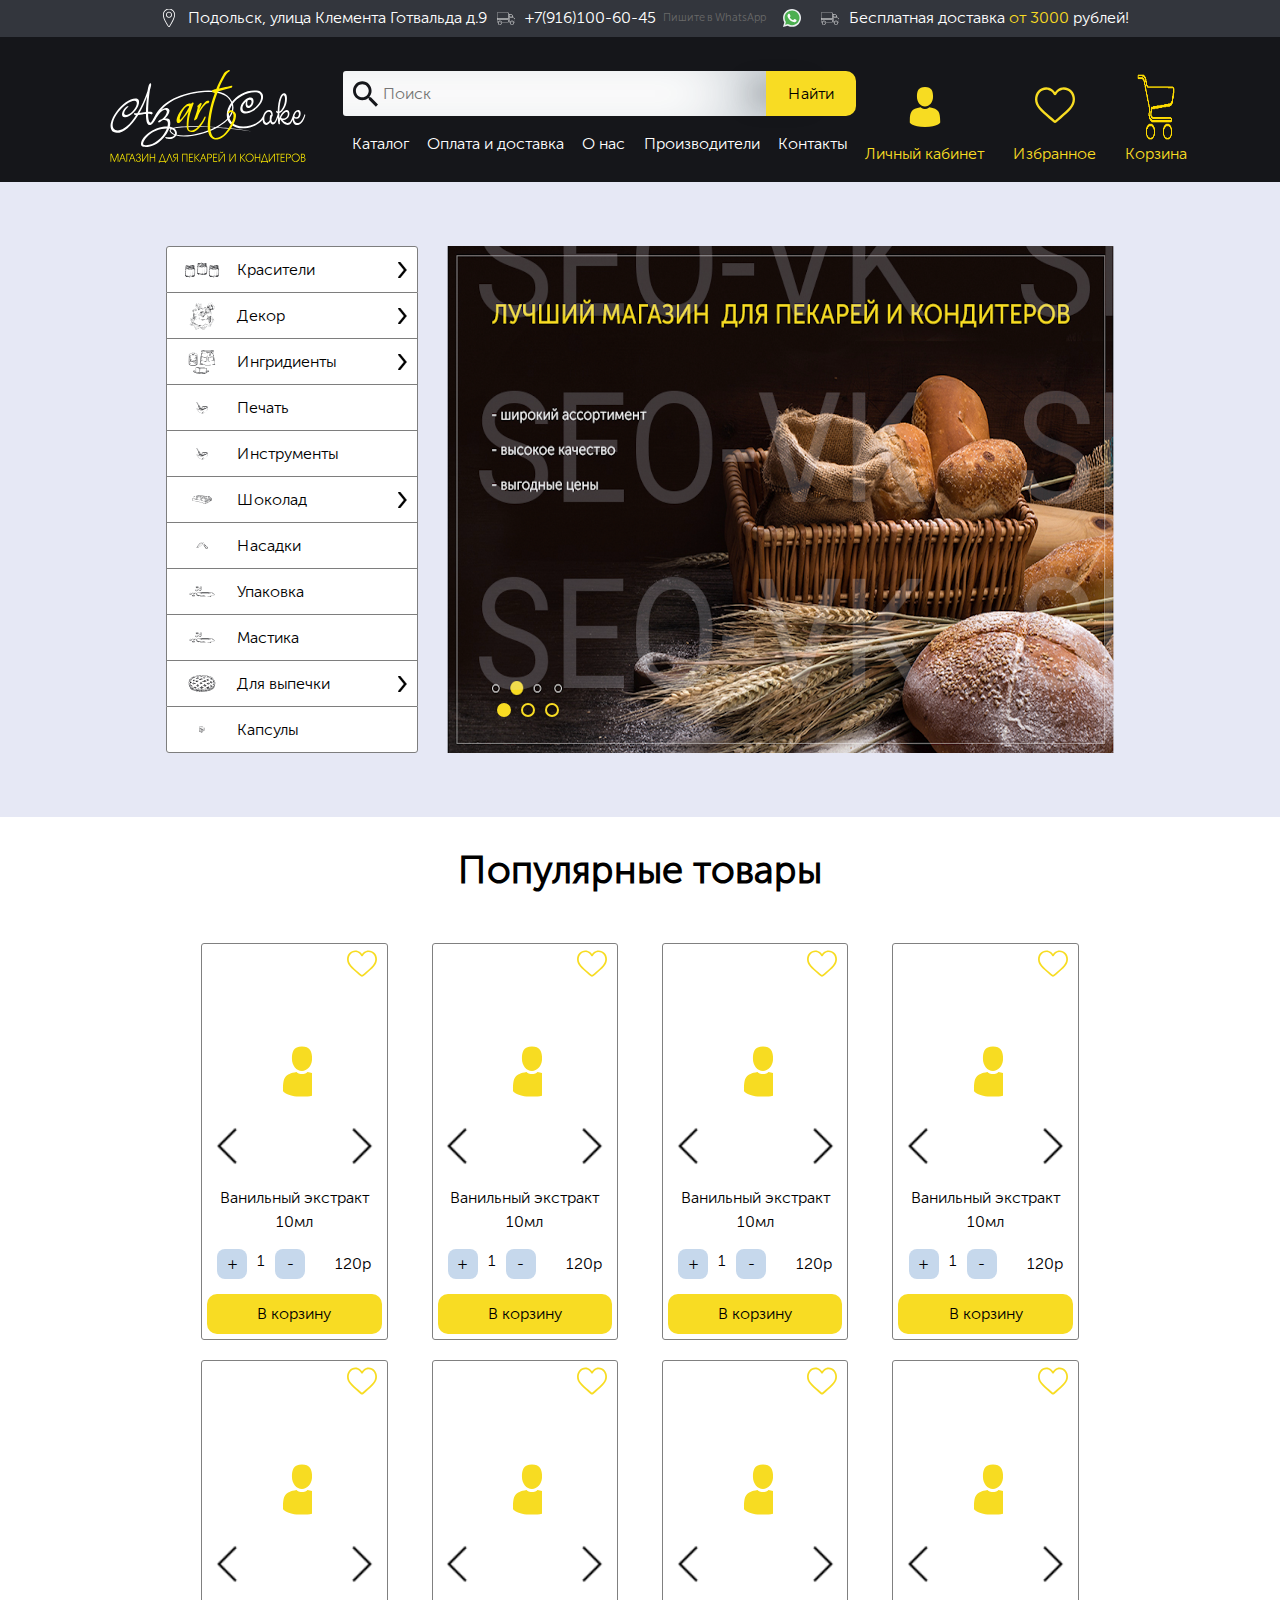
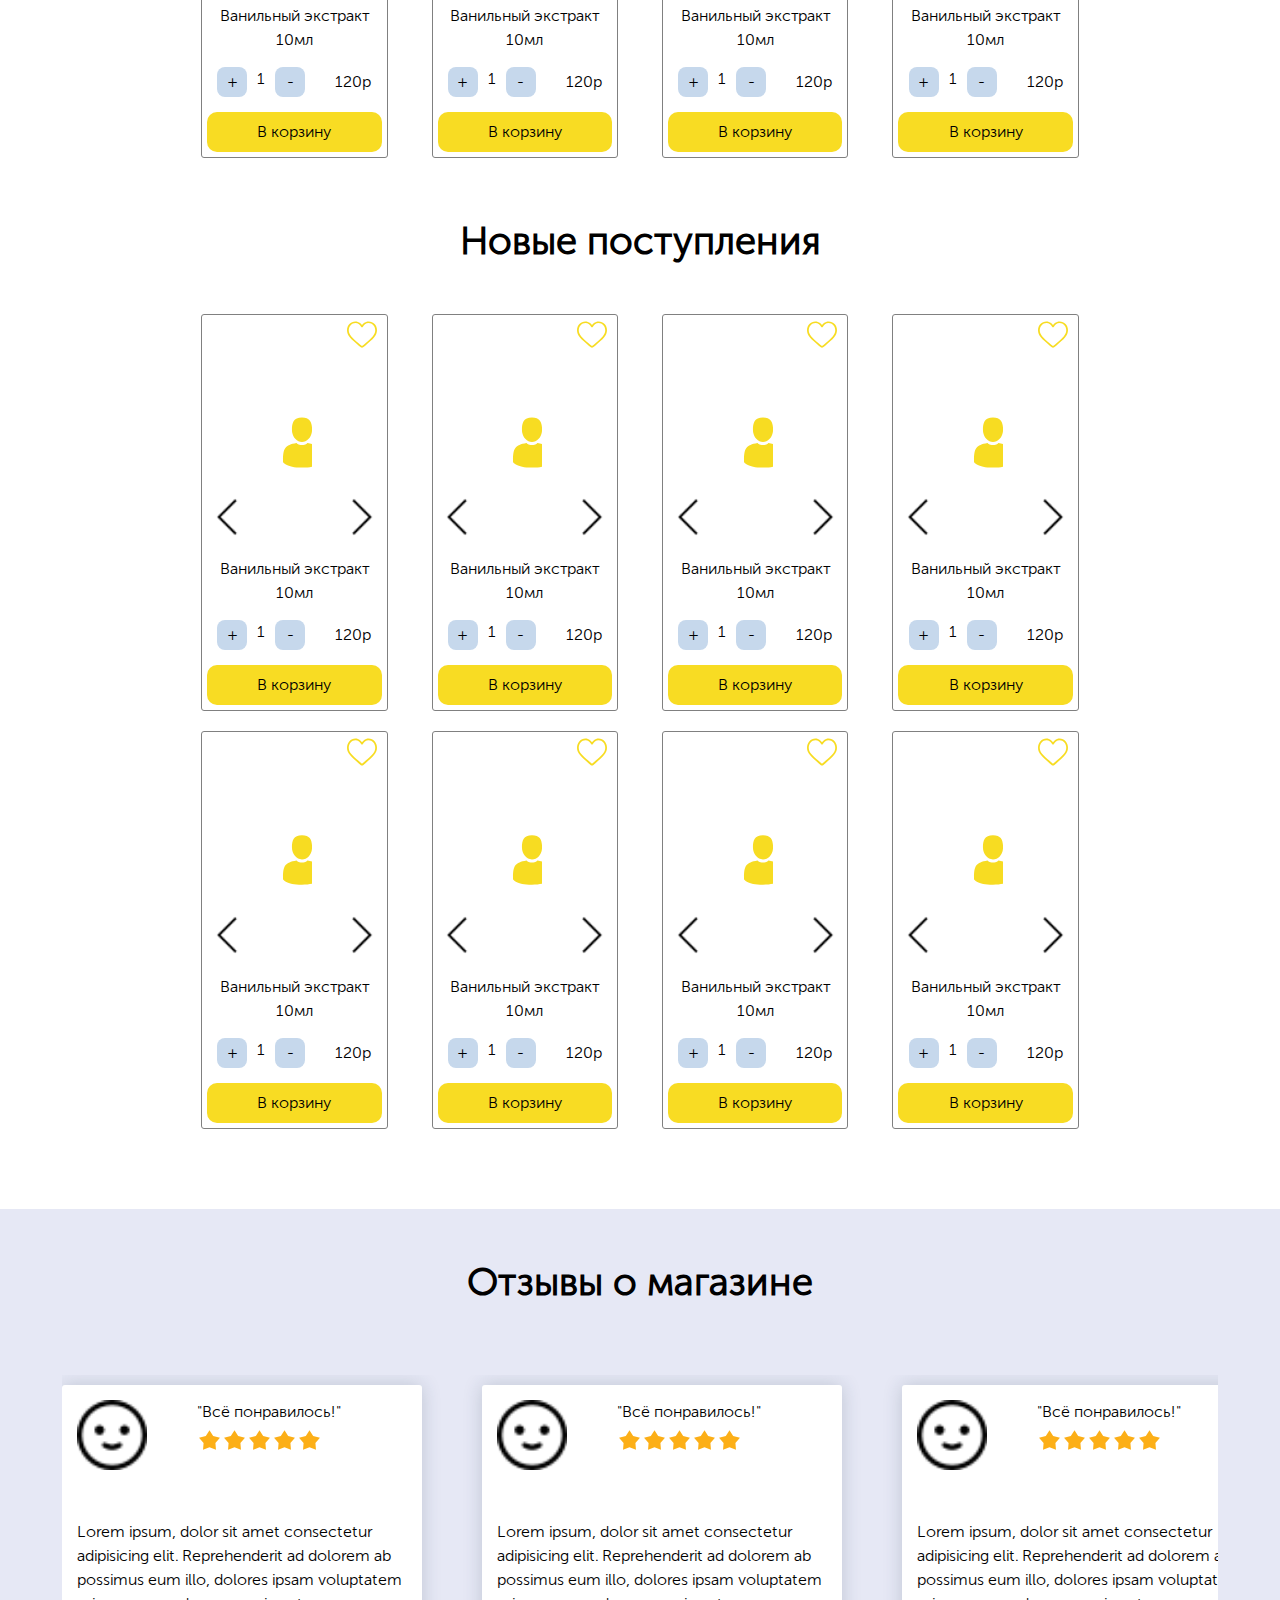
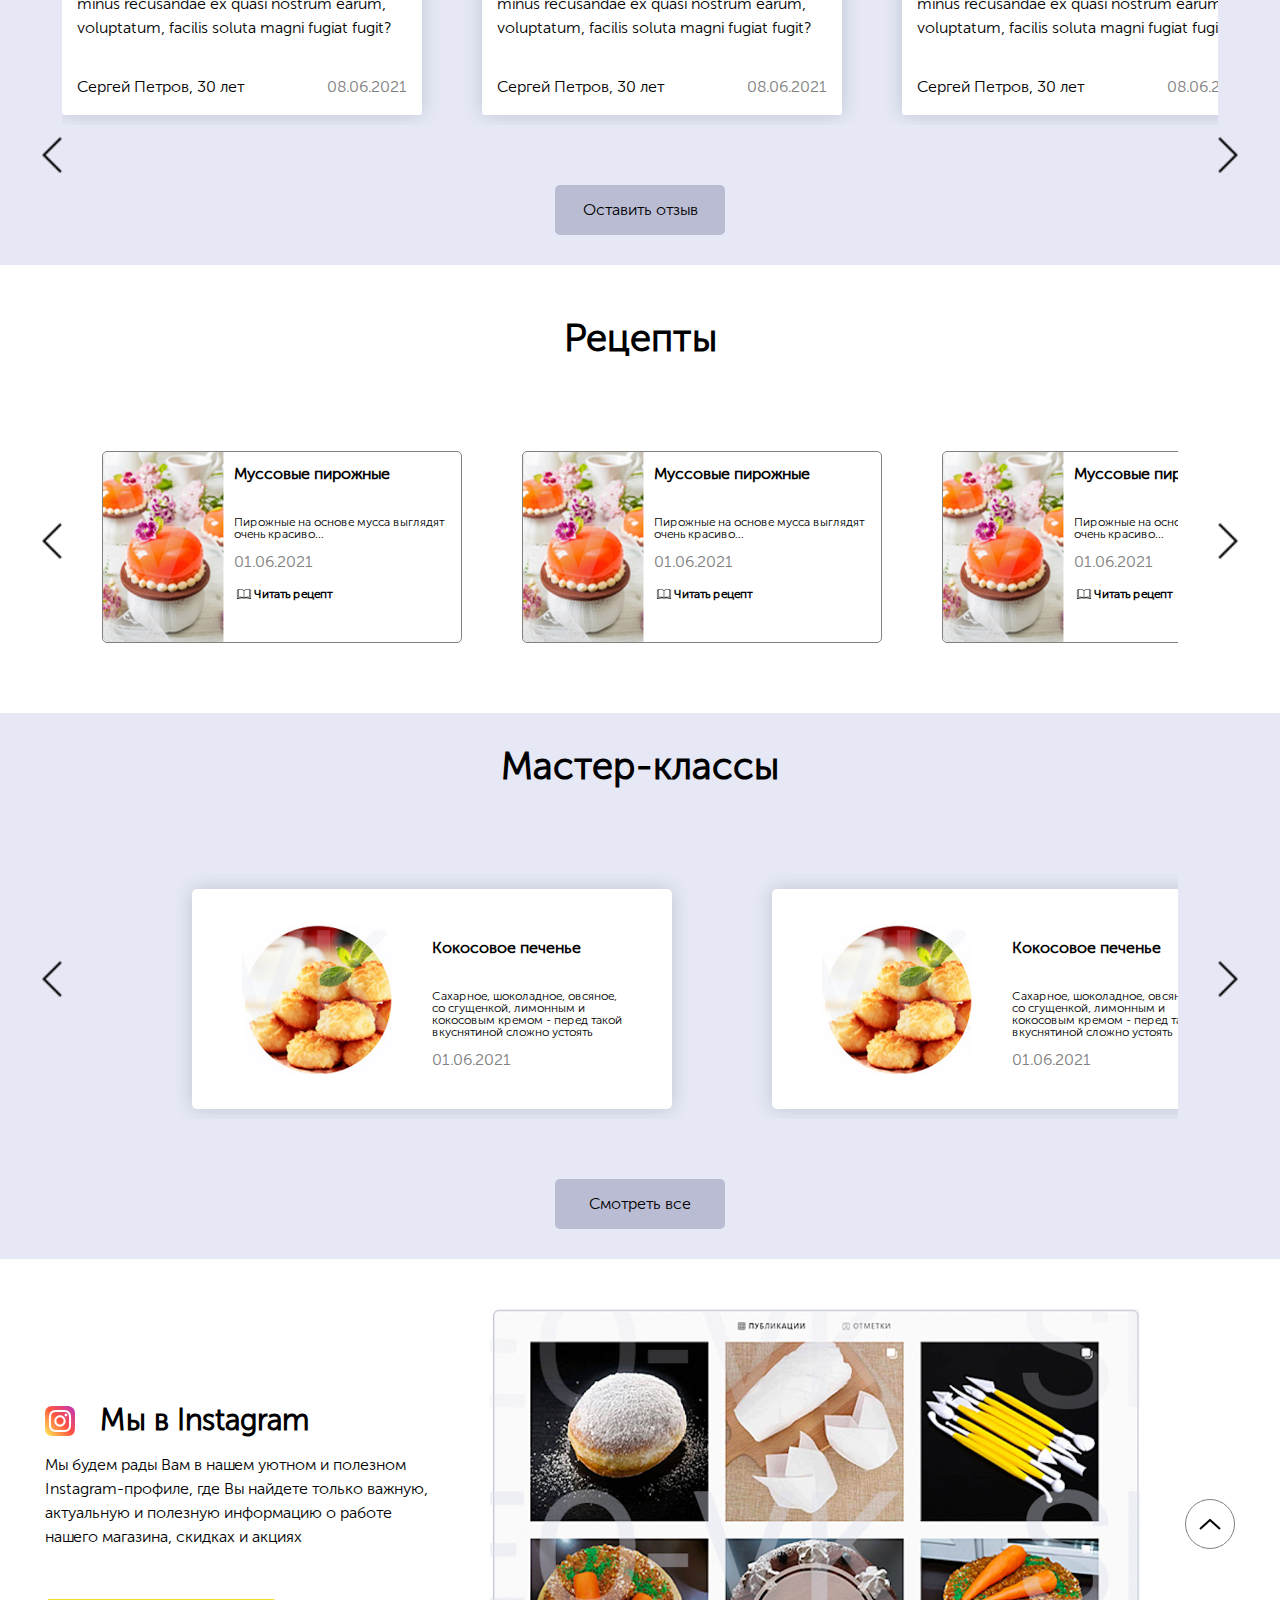
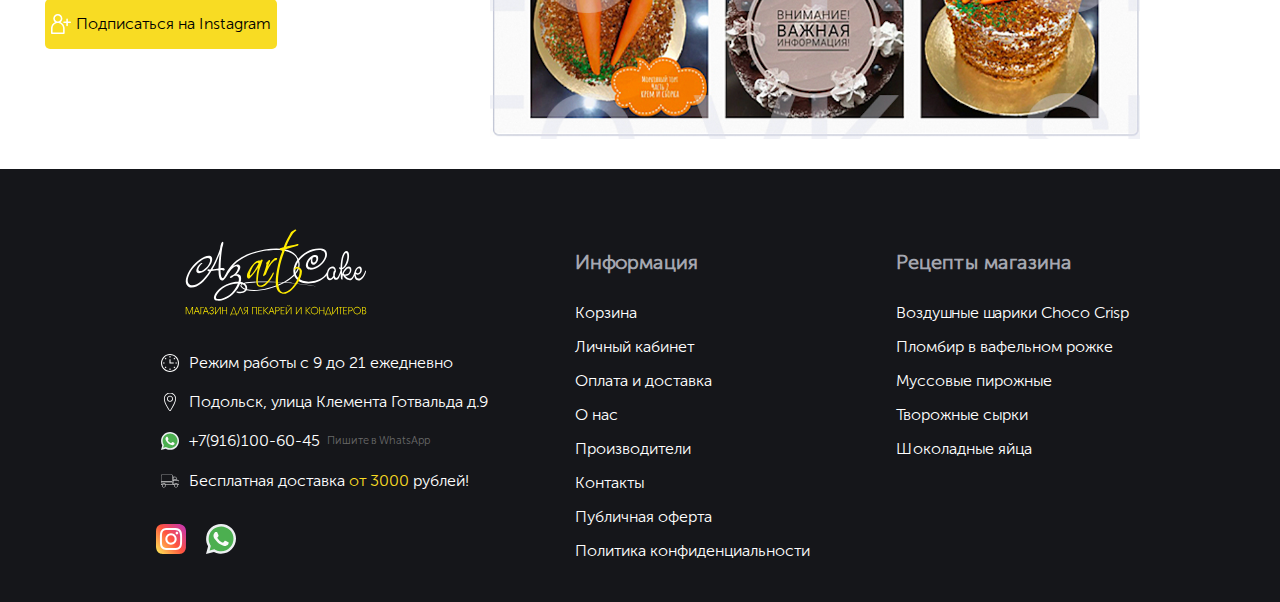
<file: index.html>
<!DOCTYPE html>
<html lang="en">

<head>
  <meta charset="UTF-8">
  <meta http-equiv="X-UA-Compatible" content="IE=edge">
  <meta name="viewport" content="width=device-width, initial-scale=1.0">
  <link rel="stylesheet" href="css/style.css">
  <link rel="shortcut icon" href="images/Favicon-60-60.png" type="image/x-icon">
  <meta name="viewport" content="width=device-width, initial-scale=1">
  <title>AZART CAKE | Лучший магазин для пекарей и кондитеров</title>
</head>

<body>
  <header class="header">
    <div class="header-top">
      <div class="header-items not-active">
        <img class="top-icon" src="images/icons/Location.svg" alt="">
        <p class="simple-text">Подольск, улица Клемента Готвальда д.9</p>
        <img src="images/icons/delivery.svg" alt="" class="top-icon">
        <a class="phone" href="tel:+79161006045">+7(916)100-60-45</a>
        <p class="thin-text">Пишите в WhatsApp</p>
        <img src="images/icons/whatsapp.svg" alt="" class="top-icon">
        <img src="images/icons/delivery.svg" alt="" class="top-icon">
        <p class="simple-text">Бесплатная доставка <t class="yellow"> от 3000 </t> рублей!</p>
      </div>
      <div class="header-items-phone">
        <div class="header-block">
          <div class="header-line">
            <img class="top-icon" src="images/icons/Location.svg" alt="">
            <p class="simple-text">Подольск, улица Клемента Готвальда д.9</p>  
          </div>
          <div class="header-line">
            <a class="phone" href="tel:+79161006045">+7(916)100-60-45</a>
            <p class="thin-text">Пишите в WhatsApp</p>
            <img src="images/icons/whatsapp.svg" alt="" class="top-icon">
          </div>
        </div>
        <div class="tag">
          <img src="images/icons/delivery.svg" alt="" class="top-icon">
          <p class="simple-text">Бесплатная доставка <t class="yellow"> от 3000 </t> рублей!</p>
        </div>
      </div>
    </div>
    <div class="header-bottom">
      <div class="header-items">
        <a href="index.html"><img class="top-logo" src="images/icons/LOGO.svg" alt=""></a>
        <div class="header-search">
          <div class="header-search-search">
            <input style="z-index: 5;" type="text" placeholder="Поиск">
            <button class="search-hover">Найти</button>
          </div>
          <ul>
            <a class="hoverssl" href="#">Каталог</a>
            <a class="hoverssl" href="#">Оплата и доставка</a>
            <a class="hoverssl" href="#">О нас</a>
            <a class="hoverssl" href="#">Производители</a>
            <a class="hoverssl" href="#">Контакты</a>
          </ul>
        </div>
        <div class="block-items123">
          <div class="header-image">
            <img src="images/icons/User.svg" alt="">
            <p class="yellow">Личный кабинет</p>
          </div>
          <div class="header-image">
            <img src="images/icons/heart-stroke.svg" alt="">
            <p class="yellow">Избранное</p>
          </div>
          <a href="korzina.html" class="header-image">
            <img src="images/icons/Shoping.png" alt="">
            <p class="yellow">Корзина</p>
          </a>
        </div>
      </div>
    </div>
  </header>
  <div class="first-block">
    <div class="nav-table">
      <div class="nav-table-item">
        <img class="table-image" src="images/icons/Vector Smart Object1-krasitely.svg" alt="">
        <p class="nav-text">Красители</p>
        <img class="arrow" src="images/icons/right.png" alt="">
      </div>
      <div class="nav-table-item">
        <img class="table-image" src="images/icons/Vector Smart Object2-ukrashenia.svg" alt="">
        <p class="nav-text">Декор</p>
        <img class="arrow" src="images/icons/right.png" alt="">
      </div>
      <div class="nav-table-item">
        <img class="table-image" src="images/icons/Vector Smart Object3-ingredienty.svg" alt="">
        <p class="nav-text">Ингридиенты</p>
        <img class="arrow" src="images/icons/right.png" alt="">
      </div>
      <div class="nav-table-item">
        <img class="table-image" src="images/icons/Vector Smart Object4-instrumenty.svg" alt="">
        <p class="nav-text">Печать</p>
      </div>
      <div class="nav-table-item">
        <img class="table-image" src="images/icons/Vector Smart Object4-instrumenty.svg" alt="">
        <p class="nav-text">Инструменты</p>
      </div>
      <div class="nav-table-item">
        <img class="table-image" src="images/icons/Vector Smart Object5-chocolate.svg" alt="">
        <p class="nav-text">Шоколад</p>
        <img class="arrow" src="images/icons/right.png" alt="">
      </div>
      <div class="nav-table-item">
        <img class="table-image" src="images/icons/Vector Smart Object6-nasadki.svg" alt="">
        <p class="nav-text">Насадки</p>
      </div>
      <div class="nav-table-item">
        <img class="table-image" src="images/icons/Vector Smart Object7-mastika.svg" alt="">
        <p class="nav-text">Упаковка</p>
      </div>
      <div class="nav-table-item">
        <img class="table-image" src="images/icons/Vector Smart Object7-mastika.svg" alt="">
        <p class="nav-text">Мастика</p>
      </div>
      <div class="nav-table-item">
        <img class="table-image" src="images/icons/Vector Smart Object8-vipechka.svg" alt="">
        <p class="nav-text">Для выпечки</p>
        <img class="arrow" src="images/icons/right.png" alt="">
      </div>
      <div class="nav-table-item">
        <img class="table-image" src="images/icons/Vector Smart Object9-capsuly.svg" alt="">
        <p class="nav-text">Капсулы</p>
      </div>
    </div>
    <div class="slider-body">
      <div class="flex-wrapper">
        <div class="slider-wrapper">
          <div class="slide fadeInRight active">
            <img src="images/Снимок экрана 2021-06-17 в 14.42.41.png" alt="">
          </div>
          <div class="slide fadeInRight">
            <img src="images/Снимок экрана 2021-06-17 в 14.42.41.png" alt="">
          </div>
          <div class="slide fadeInRight">
            <img src="images/Снимок экрана 2021-06-17 в 14.42.41.png" alt="">
          </div>
          <div id="btn-prev"></div>
          <div id="btn-next"></div>
        </div>
      </div>
      <div class="dots-wrapper">
        <span class="dot active"></span>
        <span class="dot"></span>
        <span class="dot"></span>
      </div>
    </div>

  </div>
  <div class="second-block">
    <h2 class="second-block-h2">Популярные товары</h2>
    <div class="products">
      <div class="products-item">
        <img src="images/icons/heart-stroke.svg" alt="" class="heart">
        <div class="slider-item">
          <div class="">
            <div class="carousel product-carusel">
              <div class="carousel-button-left"><a href="#">
                  <img src="images/icons/left-swipe.png" alt="" class="prev"></a>
              </div>
              <div class="carousel-button-right"><a href="#">
                  <img src="images/icons/right-swipe.png" alt="" class="next"></a>
              </div>
              <div class="carousel-wrapper">
                <div class="carousel-items">
                  <div class="carousel-block ">
                    <img src="images/icons/User.svg" alt="" />
                  </div>
                  <div class="carousel-block ">
                    <img src="images/icons/User.svg" alt="" />
                  </div>
                  <div class="carousel-block">
                    <img src="images/icons/User.svg" alt="" />
                  </div>
                  <div class="carousel-block">
                    <img src="images/icons/User.svg" alt="" />
                  </div>
                </div>
              </div>
            </div>
          </div>

        </div>


        <p class="item-p">
          Ванильный экстракт 10мл
        </p>
        <div class="price-item">
          <div class="price-item-test">
          <button>+</button>
          <p class="quaintity">1</p> 
          <button>-</button>
          </div>
          <p class="final-price-item">120p</p>
        </div>
        <button class="to-bucket">В корзину</button>
      </div>
      <div class="products-item">
        <img src="images/icons/heart-stroke.svg" alt="" class="heart">
        <div class="slider-item">
          <div class="">
            <div class="carousel product-carusel">
              <div class="carousel-button-left"><a href="#">
                  <img src="images/icons/left-swipe.png" alt="" class="prev"></a>
              </div>
              <div class="carousel-button-right"><a href="#">
                  <img src="images/icons/right-swipe.png" alt="" class="next"></a>
              </div>
              <div class="carousel-wrapper">
                <div class="carousel-items">
                  <div class="carousel-block ">
                    <img src="images/icons/User.svg" alt="" />
                  </div>
                  <div class="carousel-block ">
                    <img src="images/icons/User.svg" alt="" />
                  </div>
                  <div class="carousel-block">
                    <img src="images/icons/User.svg" alt="" />
                  </div>
                  <div class="carousel-block">
                    <img src="images/icons/User.svg" alt="" />
                  </div>
                </div>
              </div>
            </div>
          </div>

        </div>


        <p class="item-p">
          Ванильный экстракт 10мл
        </p>
        <div class="price-item">
          <div class="price-item-test">
          <button>+</button>
          <p class="quaintity">1</p> 
          <button>-</button>
          </div>
          <p class="final-price-item">120p</p>
        </div>
        <button class="to-bucket">В корзину</button>
      </div>
      <div class="products-item">
        <img src="images/icons/heart-stroke.svg" alt="" class="heart">
        <div class="slider-item">
          <div class="">
            <div class="carousel product-carusel">
              <div class="carousel-button-left"><a href="#">
                  <img src="images/icons/left-swipe.png" alt="" class="prev"></a>
              </div>
              <div class="carousel-button-right"><a href="#">
                  <img src="images/icons/right-swipe.png" alt="" class="next"></a>
              </div>
              <div class="carousel-wrapper">
                <div class="carousel-items">
                  <div class="carousel-block ">
                    <img src="images/icons/User.svg" alt="" />
                  </div>
                  <div class="carousel-block ">
                    <img src="images/icons/User.svg" alt="" />
                  </div>
                  <div class="carousel-block">
                    <img src="images/icons/User.svg" alt="" />
                  </div>
                  <div class="carousel-block">
                    <img src="images/icons/User.svg" alt="" />
                  </div>
                </div>
              </div>
            </div>
          </div>

        </div>


        <p class="item-p">
          Ванильный экстракт 10мл
        </p>
        <div class="price-item">
          <div class="price-item-test">
          <button>+</button>
          <p class="quaintity">1</p> 
          <button>-</button>
          </div>
          <p class="final-price-item">120p</p>
        </div>
        <button class="to-bucket">В корзину</button>
      </div>
      <div class="products-item">
        <img src="images/icons/heart-stroke.svg" alt="" class="heart">
        <div class="slider-item">
          <div class="">
            <div class="carousel product-carusel">
              <div class="carousel-button-left"><a href="#">
                  <img src="images/icons/left-swipe.png" alt="" class="prev"></a>
              </div>
              <div class="carousel-button-right"><a href="#">
                  <img src="images/icons/right-swipe.png" alt="" class="next"></a>
              </div>
              <div class="carousel-wrapper">
                <div class="carousel-items">
                  <div class="carousel-block ">
                    <img src="images/icons/User.svg" alt="" />
                  </div>
                  <div class="carousel-block ">
                    <img src="images/icons/User.svg" alt="" />
                  </div>
                  <div class="carousel-block">
                    <img src="images/icons/User.svg" alt="" />
                  </div>
                  <div class="carousel-block">
                    <img src="images/icons/User.svg" alt="" />
                  </div>
                </div>
              </div>
            </div>
          </div>

        </div>


        <p class="item-p">
          Ванильный экстракт 10мл
        </p>
        <div class="price-item">
          <div class="price-item-test">
          <button>+</button>
          <p class="quaintity">1</p> 
          <button>-</button>
          </div>
          <p class="final-price-item">120p</p>
        </div>
        <button class="to-bucket">В корзину</button>
      </div>
      <div class="products-item">
        <img src="images/icons/heart-stroke.svg" alt="" class="heart">
        <div class="slider-item">
          <div class="">
            <div class="carousel product-carusel">
              <div class="carousel-button-left"><a href="#">
                  <img src="images/icons/left-swipe.png" alt="" class="prev"></a>
              </div>
              <div class="carousel-button-right"><a href="#">
                  <img src="images/icons/right-swipe.png" alt="" class="next"></a>
              </div>
              <div class="carousel-wrapper">
                <div class="carousel-items">
                  <div class="carousel-block ">
                    <img src="images/icons/User.svg" alt="" />
                  </div>
                  <div class="carousel-block ">
                    <img src="images/icons/User.svg" alt="" />
                  </div>
                  <div class="carousel-block">
                    <img src="images/icons/User.svg" alt="" />
                  </div>
                  <div class="carousel-block">
                    <img src="images/icons/User.svg" alt="" />
                  </div>
                </div>
              </div>
            </div>
          </div>

        </div>


        <p class="item-p">
          Ванильный экстракт 10мл
        </p>
        <div class="price-item">
          <div class="price-item-test">
          <button>+</button>
          <p class="quaintity">1</p> 
          <button>-</button>
          </div>
          <p class="final-price-item">120p</p>
        </div>
        <button class="to-bucket">В корзину</button>
      </div>
      <div class="products-item">
        <img src="images/icons/heart-stroke.svg" alt="" class="heart">
        <div class="slider-item">
          <div class="">
            <div class="carousel product-carusel">
              <div class="carousel-button-left"><a href="#">
                  <img src="images/icons/left-swipe.png" alt="" class="prev"></a>
              </div>
              <div class="carousel-button-right"><a href="#">
                  <img src="images/icons/right-swipe.png" alt="" class="next"></a>
              </div>
              <div class="carousel-wrapper">
                <div class="carousel-items">
                  <div class="carousel-block ">
                    <img src="images/icons/User.svg" alt="" />
                  </div>
                  <div class="carousel-block ">
                    <img src="images/icons/User.svg" alt="" />
                  </div>
                  <div class="carousel-block">
                    <img src="images/icons/User.svg" alt="" />
                  </div>
                  <div class="carousel-block">
                    <img src="images/icons/User.svg" alt="" />
                  </div>
                </div>
              </div>
            </div>
          </div>

        </div>


        <p class="item-p">
          Ванильный экстракт 10мл
        </p>
        <div class="price-item">
          <div class="price-item-test">
          <button>+</button>
          <p class="quaintity">1</p> 
          <button>-</button>
          </div>
          <p class="final-price-item">120p</p>
        </div>
        <button class="to-bucket">В корзину</button>
      </div>
      <div class="products-item">
        <img src="images/icons/heart-stroke.svg" alt="" class="heart">
        <div class="slider-item">
          <div class="">
            <div class="carousel product-carusel">
              <div class="carousel-button-left"><a href="#">
                  <img src="images/icons/left-swipe.png" alt="" class="prev"></a>
              </div>
              <div class="carousel-button-right"><a href="#">
                  <img src="images/icons/right-swipe.png" alt="" class="next"></a>
              </div>
              <div class="carousel-wrapper">
                <div class="carousel-items">
                  <div class="carousel-block ">
                    <img src="images/icons/User.svg" alt="" />
                  </div>
                  <div class="carousel-block ">
                    <img src="images/icons/User.svg" alt="" />
                  </div>
                  <div class="carousel-block">
                    <img src="images/icons/User.svg" alt="" />
                  </div>
                  <div class="carousel-block">
                    <img src="images/icons/User.svg" alt="" />
                  </div>
                </div>
              </div>
            </div>
          </div>

        </div>


        <p class="item-p">
          Ванильный экстракт 10мл
        </p>
        <div class="price-item">
          <div class="price-item-test">
          <button>+</button>
          <p class="quaintity">1</p> 
          <button>-</button>
          </div>
          <p class="final-price-item">120p</p>
        </div>
        <button class="to-bucket">В корзину</button>
      </div>
      <div class="products-item">
        <img src="images/icons/heart-stroke.svg" alt="" class="heart">
        <div class="slider-item">
          <div class="">
            <div class="carousel product-carusel">
              <div class="carousel-button-left"><a href="#">
                  <img src="images/icons/left-swipe.png" alt="" class="prev"></a>
              </div>
              <div class="carousel-button-right"><a href="#">
                  <img src="images/icons/right-swipe.png" alt="" class="next"></a>
              </div>
              <div class="carousel-wrapper">
                <div class="carousel-items">
                  <div class="carousel-block ">
                    <img src="images/icons/User.svg" alt="" />
                  </div>
                  <div class="carousel-block ">
                    <img src="images/icons/User.svg" alt="" />
                  </div>
                  <div class="carousel-block">
                    <img src="images/icons/User.svg" alt="" />
                  </div>
                  <div class="carousel-block">
                    <img src="images/icons/User.svg" alt="" />
                  </div>
                </div>
              </div>
            </div>
          </div>

        </div>


        <p class="item-p">
          Ванильный экстракт 10мл
        </p>
        <div class="price-item">
          <div class="price-item-test">
          <button>+</button>
          <p class="quaintity">1</p> 
          <button>-</button>
          </div>
          <p class="final-price-item">120p</p>
        </div>
        <button class="to-bucket">В корзину</button>
      </div>
    </div>
  </div>
  <div class="second-block">
    <h2 class="second-block-h2">Новые поступления</h2>
    <div class="products">
      <div class="products-item">
        <img src="images/icons/heart-stroke.svg" alt="" class="heart">
        <div class="slider-item">
          <div class="">
            <div class="carousel product-carusel">
              <div class="carousel-button-left"><a href="#">
                  <img src="images/icons/left-swipe.png" alt="" class="prev"></a>
              </div>
              <div class="carousel-button-right"><a href="#">
                  <img src="images/icons/right-swipe.png" alt="" class="next"></a>
              </div>
              <div class="carousel-wrapper">
                <div class="carousel-items">
                  <div class="carousel-block ">
                    <img src="images/icons/User.svg" alt="" />
                  </div>
                  <div class="carousel-block ">
                    <img src="images/icons/User.svg" alt="" />
                  </div>
                  <div class="carousel-block">
                    <img src="images/icons/User.svg" alt="" />
                  </div>
                  <div class="carousel-block">
                    <img src="images/icons/User.svg" alt="" />
                  </div>
                </div>
              </div>
            </div>
          </div>

        </div>


        <p class="item-p">
          Ванильный экстракт 10мл
        </p>
        <div class="price-item">
          <div class="price-item-test">
          <button>+</button>
          <p class="quaintity">1</p> 
          <button>-</button>
          </div>
          <p class="final-price-item">120p</p>
        </div>
        <button class="to-bucket">В корзину</button>
      </div>
      <div class="products-item">
        <img src="images/icons/heart-stroke.svg" alt="" class="heart">
        <div class="slider-item">
          <div class="">
            <div class="carousel product-carusel">
              <div class="carousel-button-left"><a href="#">
                  <img src="images/icons/left-swipe.png" alt="" class="prev"></a>
              </div>
              <div class="carousel-button-right"><a href="#">
                  <img src="images/icons/right-swipe.png" alt="" class="next"></a>
              </div>
              <div class="carousel-wrapper">
                <div class="carousel-items">
                  <div class="carousel-block ">
                    <img src="images/icons/User.svg" alt="" />
                  </div>
                  <div class="carousel-block ">
                    <img src="images/icons/User.svg" alt="" />
                  </div>
                  <div class="carousel-block">
                    <img src="images/icons/User.svg" alt="" />
                  </div>
                  <div class="carousel-block">
                    <img src="images/icons/User.svg" alt="" />
                  </div>
                </div>
              </div>
            </div>
          </div>

        </div>


        <p class="item-p">
          Ванильный экстракт 10мл
        </p>
        <div class="price-item">
          <div class="price-item-test">
          <button>+</button>
          <p class="quaintity">1</p> 
          <button>-</button>
          </div>
          <p class="final-price-item">120p</p>
        </div>
        <button class="to-bucket">В корзину</button>
      </div>
      <div class="products-item">
        <img src="images/icons/heart-stroke.svg" alt="" class="heart">
        <div class="slider-item">
          <div class="">
            <div class="carousel product-carusel">
              <div class="carousel-button-left"><a href="#">
                  <img src="images/icons/left-swipe.png" alt="" class="prev"></a>
              </div>
              <div class="carousel-button-right"><a href="#">
                  <img src="images/icons/right-swipe.png" alt="" class="next"></a>
              </div>
              <div class="carousel-wrapper">
                <div class="carousel-items">
                  <div class="carousel-block ">
                    <img src="images/icons/User.svg" alt="" />
                  </div>
                  <div class="carousel-block ">
                    <img src="images/icons/User.svg" alt="" />
                  </div>
                  <div class="carousel-block">
                    <img src="images/icons/User.svg" alt="" />
                  </div>
                  <div class="carousel-block">
                    <img src="images/icons/User.svg" alt="" />
                  </div>
                </div>
              </div>
            </div>
          </div>

        </div>


        <p class="item-p">
          Ванильный экстракт 10мл
        </p>
        <div class="price-item">
          <div class="price-item-test">
          <button>+</button>
          <p class="quaintity">1</p> 
          <button>-</button>
          </div>
          <p class="final-price-item">120p</p>
        </div>
        <button class="to-bucket">В корзину</button>
      </div>
      <div class="products-item">
        <img src="images/icons/heart-stroke.svg" alt="" class="heart">
        <div class="slider-item">
          <div class="">
            <div class="carousel product-carusel">
              <div class="carousel-button-left"><a href="#">
                  <img src="images/icons/left-swipe.png" alt="" class="prev"></a>
              </div>
              <div class="carousel-button-right"><a href="#">
                  <img src="images/icons/right-swipe.png" alt="" class="next"></a>
              </div>
              <div class="carousel-wrapper">
                <div class="carousel-items">
                  <div class="carousel-block ">
                    <img src="images/icons/User.svg" alt="" />
                  </div>
                  <div class="carousel-block ">
                    <img src="images/icons/User.svg" alt="" />
                  </div>
                  <div class="carousel-block">
                    <img src="images/icons/User.svg" alt="" />
                  </div>
                  <div class="carousel-block">
                    <img src="images/icons/User.svg" alt="" />
                  </div>
                </div>
              </div>
            </div>
          </div>

        </div>


        <p class="item-p">
          Ванильный экстракт 10мл
        </p>
        <div class="price-item">
          <div class="price-item-test">
          <button>+</button>
          <p class="quaintity">1</p> 
          <button>-</button>
          </div>
          <p class="final-price-item">120p</p>
        </div>
        <button class="to-bucket">В корзину</button>
      </div>
      <div class="products-item">
        <img src="images/icons/heart-stroke.svg" alt="" class="heart">
        <div class="slider-item">
          <div class="">
            <div class="carousel product-carusel">
              <div class="carousel-button-left"><a href="#">
                  <img src="images/icons/left-swipe.png" alt="" class="prev"></a>
              </div>
              <div class="carousel-button-right"><a href="#">
                  <img src="images/icons/right-swipe.png" alt="" class="next"></a>
              </div>
              <div class="carousel-wrapper">
                <div class="carousel-items">
                  <div class="carousel-block ">
                    <img src="images/icons/User.svg" alt="" />
                  </div>
                  <div class="carousel-block ">
                    <img src="images/icons/User.svg" alt="" />
                  </div>
                  <div class="carousel-block">
                    <img src="images/icons/User.svg" alt="" />
                  </div>
                  <div class="carousel-block">
                    <img src="images/icons/User.svg" alt="" />
                  </div>
                </div>
              </div>
            </div>
          </div>

        </div>


        <p class="item-p">
          Ванильный экстракт 10мл
        </p>
        <div class="price-item">
          <div class="price-item-test">
          <button>+</button>
          <p class="quaintity">1</p> 
          <button>-</button>
          </div>
          <p class="final-price-item">120p</p>
        </div>
        <button class="to-bucket">В корзину</button>
      </div>
      <div class="products-item">
        <img src="images/icons/heart-stroke.svg" alt="" class="heart">
        <div class="slider-item">
          <div class="">
            <div class="carousel product-carusel">
              <div class="carousel-button-left"><a href="#">
                  <img src="images/icons/left-swipe.png" alt="" class="prev"></a>
              </div>
              <div class="carousel-button-right"><a href="#">
                  <img src="images/icons/right-swipe.png" alt="" class="next"></a>
              </div>
              <div class="carousel-wrapper">
                <div class="carousel-items">
                  <div class="carousel-block ">
                    <img src="images/icons/User.svg" alt="" />
                  </div>
                  <div class="carousel-block ">
                    <img src="images/icons/User.svg" alt="" />
                  </div>
                  <div class="carousel-block">
                    <img src="images/icons/User.svg" alt="" />
                  </div>
                  <div class="carousel-block">
                    <img src="images/icons/User.svg" alt="" />
                  </div>
                </div>
              </div>
            </div>
          </div>

        </div>


        <p class="item-p">
          Ванильный экстракт 10мл
        </p>
        <div class="price-item">
          <div class="price-item-test">
          <button>+</button>
          <p class="quaintity">1</p> 
          <button>-</button>
          </div>
          <p class="final-price-item">120p</p>
        </div>
        <button class="to-bucket">В корзину</button>
      </div>
      <div class="products-item">
        <img src="images/icons/heart-stroke.svg" alt="" class="heart">
        <div class="slider-item">
          <div class="">
            <div class="carousel product-carusel">
              <div class="carousel-button-left"><a href="#">
                  <img src="images/icons/left-swipe.png" alt="" class="prev"></a>
              </div>
              <div class="carousel-button-right"><a href="#">
                  <img src="images/icons/right-swipe.png" alt="" class="next"></a>
              </div>
              <div class="carousel-wrapper">
                <div class="carousel-items">
                  <div class="carousel-block ">
                    <img src="images/icons/User.svg" alt="" />
                  </div>
                  <div class="carousel-block ">
                    <img src="images/icons/User.svg" alt="" />
                  </div>
                  <div class="carousel-block">
                    <img src="images/icons/User.svg" alt="" />
                  </div>
                  <div class="carousel-block">
                    <img src="images/icons/User.svg" alt="" />
                  </div>
                </div>
              </div>
            </div>
          </div>

        </div>


        <p class="item-p">
          Ванильный экстракт 10мл
        </p>
        <div class="price-item">
          <div class="price-item-test">
          <button>+</button>
          <p class="quaintity">1</p> 
          <button>-</button>
          </div>
          <p class="final-price-item">120p</p>
        </div>
        <button class="to-bucket">В корзину</button>
      </div>
      <div class="products-item">
        <img src="images/icons/heart-stroke.svg" alt="" class="heart">
        <div class="slider-item">
          <div class="">
            <div class="carousel product-carusel">
              <div class="carousel-button-left"><a href="#">
                  <img src="images/icons/left-swipe.png" alt="" class="prev"></a>
              </div>
              <div class="carousel-button-right"><a href="#">
                  <img src="images/icons/right-swipe.png" alt="" class="next"></a>
              </div>
              <div class="carousel-wrapper">
                <div class="carousel-items">
                  <div class="carousel-block ">
                    <img src="images/icons/User.svg" alt="" />
                  </div>
                  <div class="carousel-block ">
                    <img src="images/icons/User.svg" alt="" />
                  </div>
                  <div class="carousel-block">
                    <img src="images/icons/User.svg" alt="" />
                  </div>
                  <div class="carousel-block">
                    <img src="images/icons/User.svg" alt="" />
                  </div>
                </div>
              </div>
            </div>
          </div>

        </div>


        <p class="item-p">
          Ванильный экстракт 10мл
        </p>
        <div class="price-item">
          <div class="price-item-test">
          <button>+</button>
          <p class="quaintity">1</p> 
          <button>-</button>
          </div>
          <p class="final-price-item">120p</p>
        </div>
        <button class="to-bucket">В корзину</button>
      </div>
    </div>
  </div>
  <div class="about-people">
    <h2 class="second-block-h2">Отзывы о магазине</h2>
    <div class="">
      <div class="carousel shadow">
        <div class="carousel-wrapper">
          <div class="carousel-items">
            <div class="carousel-block">
              <div class="slide-it">
                <div class="people-info">
                  <img class="people-icon" src="images/people/smile.png" alt="">
                  <div class="rating">
                    <p>"Всё понравилось!"</p> 
                    <div class="stars"> 
                      <img src="images/icons/star.svg" alt="">
                      <img src="images/icons/star.svg" alt="">
                      <img src="images/icons/star.svg" alt="">
                      <img src="images/icons/star.svg" alt="">
                      <img src="images/icons/star.svg" alt="">
                    </div>
                  </div>
                </div>
                <p>
                  Lorem ipsum, dolor sit amet consectetur adipisicing elit. Reprehenderit ad dolorem ab possimus eum
                  illo, dolores ipsam voluptatem minus recusandae ex quasi nostrum earum, voluptatum, facilis soluta
                  magni fugiat fugit?
                </p>
                <div class="answer-footer">
                  <p>Сергей Петров, 30 лет</p>
                  <p class="date">08.06.2021</p>
                </div>
              </div>
            </div>
            <div class="carousel-block">
              <div class="slide-it">
                <div class="people-info">
                  <img class="people-icon" src="images/people/smile.png" alt="">
                  <div class="rating">
                    <p>"Всё понравилось!"</p>
                    <div class="stars">
                      <img src="images/icons/star.svg" alt="">
                      <img src="images/icons/star.svg" alt="">
                      <img src="images/icons/star.svg" alt="">
                      <img src="images/icons/star.svg" alt="">
                      <img src="images/icons/star.svg" alt="">
                    </div>
                  </div>
                </div>
                <p>
                  Lorem ipsum, dolor sit amet consectetur adipisicing elit. Reprehenderit ad dolorem ab possimus eum
                  illo, dolores ipsam voluptatem minus recusandae ex quasi nostrum earum, voluptatum, facilis soluta
                  magni fugiat fugit?
                </p>
                <div class="answer-footer">
                  <p>Сергей Петров, 30 лет</p>
                  <p class="date">08.06.2021</p>
                </div>
              </div>
            </div>
            <div class="carousel-block">
              <div class="slide-it">
                <div class="people-info">
                  <img class="people-icon" src="images/people/smile.png" alt="">
                  <div class="rating">
                    <p>"Всё понравилось!"</p>
                    <div class="stars">
                      <img src="images/icons/star.svg" alt="">
                      <img src="images/icons/star.svg" alt="">
                      <img src="images/icons/star.svg" alt="">
                      <img src="images/icons/star.svg" alt="">
                      <img src="images/icons/star.svg" alt="">
                    </div>
                  </div>
                </div>
                <p>
                  Lorem ipsum, dolor sit amet consectetur adipisicing elit. Reprehenderit ad dolorem ab possimus eum
                  illo, dolores ipsam voluptatem minus recusandae ex quasi nostrum earum, voluptatum, facilis soluta
                  magni fugiat fugit?
                </p>
                <div class="answer-footer">
                  <p>Сергей Петров, 30 лет</p>
                  <p class="date">08.06.2021</p>
                </div>
              </div>
            </div>
            <div class="carousel-block">
              <div class="slide-it">
                <div class="people-info">
                  <img class="people-icon" src="images/people/smile.png" alt="">
                  <div class="rating">
                    <p>"Всё понравилось!"</p>
                    <div class="stars">
                      <img src="images/icons/star.svg" alt="">
                      <img src="images/icons/star.svg" alt="">
                      <img src="images/icons/star.svg" alt="">
                      <img src="images/icons/star.svg" alt="">
                      <img src="images/icons/star.svg" alt="">
                    </div>
                  </div>
                </div>
                <p>
                  Lorem ipsum, dolor sit amet consectetur adipisicing elit. Reprehenderit ad dolorem ab possimus eum
                  illo, dolores ipsam voluptatem minus recusandae ex quasi nostrum earum, voluptatum, facilis soluta
                  magni fugiat fugit?
                </p>
                <div class="answer-footer">
                  <p>Сергей Петров, 30 лет</p>
                  <p class="date">08.06.2021</p>
                </div>
              </div>
            </div>
            <div class="carousel-block">
              <div class="slide-it">
                <div class="people-info">
                  <img class="people-icon" src="images/people/smile.png" alt="">
                  <div class="rating">
                    <p>"Всё понравилось!"</p>
                    <div class="stars">
                      <img src="images/icons/star.svg" alt="">
                      <img src="images/icons/star.svg" alt="">
                      <img src="images/icons/star.svg" alt="">
                      <img src="images/icons/star.svg" alt="">
                      <img src="images/icons/star.svg" alt="">
                    </div>
                  </div>
                </div>
                <p>
                  Lorem ipsum, dolor sit amet consectetur adipisicing elit. Reprehenderit ad dolorem ab possimus eum
                  illo, dolores ipsam voluptatem minus recusandae ex quasi nostrum earum, voluptatum, facilis soluta
                  magni fugiat fugit?
                </p>
                <div class="answer-footer">
                  <p>Сергей Петров, 30 лет</p>
                  <p class="date">08.06.2021</p>
                </div>
              </div>
            </div>
            <div class="carousel-block">
              <div class="slide-it">
                <div class="people-info">
                  <img class="people-icon" src="images/people/smile.png" alt="">
                  <div class="rating">
                    <p>"Всё понравилось!"</p>
                    <div class="stars">
                      <img src="images/icons/star.svg" alt="">
                      <img src="images/icons/star.svg" alt="">
                      <img src="images/icons/star.svg" alt="">
                      <img src="images/icons/star.svg" alt="">
                      <img src="images/icons/star.svg" alt="">
                    </div>
                  </div>
                </div>
                <p>
                  Lorem ipsum, dolor sit amet consectetur adipisicing elit. Reprehenderit ad dolorem ab possimus eum
                  illo, dolores ipsam voluptatem minus recusandae ex quasi nostrum earum, voluptatum, facilis soluta
                  magni fugiat fugit?
                </p>
                <div class="answer-footer">
                  <p>Сергей Петров, 30 лет</p>
                  <p class="date">08.06.2021</p>
                </div>
              </div>
            </div>
          </div>
        </div>
        <div class="carousel-button-left"><a class="arrow-slider" href="#" style="top: 0;">
          <img src="images/icons/left-swipe.png" alt="" class="prev2">
        </a></div>
      <div class="carousel-button-right"><a class="arrow-slider" href="#" style="top: 0;">
          <img src="images/icons/right-swipe.png" alt="" class="next2">
        </a></div>
      </div>
    </div>
    <button class="do-answer">Оставить отзыв</button>
  </div>
  </div>
  <div class="recepiec">
    <h2 class="second-block-h2">Рецепты</h2>
    <div class="">
      <div class="carousel shadow">
        <div class="carousel-button-left px"><a href="#">
            <img src="images/icons/left-swipe.png" alt="" class="prev">
          </a></div>
        <div class="carousel-button-right px"><a href="#">
            <img src="images/icons/right-swipe.png" alt="" class="next">
          </a></div>
        <div class="carousel-wrapper">
          <div class="carousel-items">
            <div class="carousel-block">
              <div class="slide-recept">
                <img class="img-recepy" src="images/products/recept.png" alt="">
                <div class="recept-body">
                  <p style="font-weight: bold;">Муссовые пирожные</p>
                  <p>Пирожные на основе мусса выглядят очень красиво...</p>
                  <p class="date">01.06.2021</p>
                  <div class="read-recept">
                    <img src="images/icons/book.svg" alt="">
                    <p style="font-weight: bold; margin: 0 !important;">Читать рецепт</p>
                  </div>
                </div>
              </div>
            </div>
            <div class="carousel-block">
              <div class="slide-recept">
                <img class="img-recepy" src="images/products/recept.png" alt="">
                <div class="recept-body">
                  <p style="font-weight: bold;">Муссовые пирожные</p>
                  <p>Пирожные на основе мусса выглядят очень красиво...</p>
                  <p class="date">01.06.2021</p>
                  <div class="read-recept">
                    <img src="images/icons/book.svg" alt="">
                    <p style="font-weight: bold; margin: 0 !important;">Читать рецепт</p>
                  </div>
                </div>
              </div>
            </div>
            <div class="carousel-block">
              <div class="slide-recept">
                <img class="img-recepy" src="images/products/recept.png" alt="">
                <div class="recept-body">
                  <p style="font-weight: bold;">Муссовые пирожные</p>
                  <p>Пирожные на основе мусса выглядят очень красиво...</p>
                  <p class="date">01.06.2021</p>
                  <div class="read-recept">
                    <img src="images/icons/book.svg" alt="">
                    <p style="font-weight: bold; margin: 0 !important;">Читать рецепт</p>
                  </div>
                </div>
              </div>
            </div>
            <div class="carousel-block">
              <div class="slide-recept">
                <img class="img-recepy" src="images/products/recept.png" alt="">
                <div class="recept-body">
                  <p style="font-weight: bold;">Муссовые пирожные</p>
                  <p>Пирожные на основе мусса выглядят очень красиво...</p>
                  <p class="date">01.06.2021</p>
                  <div class="read-recept">
                    <img src="images/icons/book.svg" alt="">
                    <p style="font-weight: bold; margin: 0 !important;">Читать рецепт</p>
                  </div>
                </div>
              </div>
            </div>
            <div class="carousel-block">
              <div class="slide-recept">
                <img class="img-recepy" src="images/products/recept.png" alt="">
                <div class="recept-body">
                  <p style="font-weight: bold;">Муссовые пирожные</p>
                  <p>Пирожные на основе мусса выглядят очень красиво...</p>
                  <p class="date">01.06.2021</p>
                  <div class="read-recept">
                    <img src="images/icons/book.svg" alt="">
                    <p style="font-weight: bold; margin: 0 !important;">Читать рецепт</p>
                  </div>
                </div>
              </div>
            </div>
            <div class="carousel-block">
              <div class="slide-recept">
                <img class="img-recepy" src="images/products/recept.png" alt="">
                <div class="recept-body">
                  <p style="font-weight: bold;">Муссовые пирожные</p>
                  <p>Пирожные на основе мусса выглядят очень красиво...</p>
                  <p class="date">01.06.2021</p>
                  <div class="read-recept">
                    <img src="images/icons/book.svg" alt="">
                    <p style="font-weight: bold; margin: 0 !important;">Читать рецепт</p>
                  </div>
                </div>
              </div>
            </div>
          </div>
        </div>
        <div class="carousel-button-left active-display"><a href="#">
          <img src="images/icons/left-swipe.png" alt="" class="prev2">
        </a></div>
      <div class="carousel-button-right active-display"><a href="#">
          <img src="images/icons/right-swipe.png" alt="" class="next2">
        </a></div>
      </div>
    </div>
  </div>
  <div class="master">
    <h2 class="second-block-h2">Мастер-классы</h2>
    <div class="">
      <div class="carousel shadow">
        <div class="carousel-button-left px"><a href="#">
            <img src="images/icons/left-swipe.png" alt="" class="prev">
          </a>
        </div>
        <div class="carousel-button-right px"><a href="#">
            <img src="images/icons/right-swipe.png" alt="" class="next">
          </a>
        </div>
        <div class="carousel-wrapper">
          <div class="carousel-items">
            <div class="carousel-block slider-margin ">
              <div class="slide-master">
                <img src="images/products/master.png" alt="" class="img-master">
                <div class="recept-body master-body">
                  <p style="font-weight: bold;">Кокосовое печенье</p>
                  <p>Сахарное, шоколадное, овсяное,<br>со сгущенкой, лимонным и <br>кокосовым кремом - перед
                    такой<br>вкуснятиной сложно устоять</p>
                  <p class="date">01.06.2021</p>
                </div>
              </div>
            </div>
            <div class="carousel-block slider-margin">
              <div class="slide-master">
                <img src="images/products/master.png" alt="" class="img-master">
                <div class="recept-body master-body">
                  <p style="font-weight: bold;">Кокосовое печенье</p>
                  <p>Сахарное, шоколадное, овсяное,<br>со сгущенкой, лимонным и <br>кокосовым кремом - перед
                    такой<br>вкуснятиной сложно устоять</p>
                  <p class="date">01.06.2021</p>
                </div>
              </div>
            </div>
            <div class="carousel-block slider-margin">
              <div class="slide-master">
                <img src="images/products/master.png" alt="" class="img-master">
                <div class="recept-body master-body">
                  <p style="font-weight: bold;">Кокосовое печенье</p>
                  <p>Сахарное, шоколадное, овсяное,<br>со сгущенкой, лимонным и <br>кокосовым кремом - перед
                    такой<br>вкуснятиной сложно устоять</p>
                  <p class="date">01.06.2021</p>
                </div>
              </div>
            </div>
            <div class="carousel-block slider-margin">
              <div class="slide-master">
                <img src="images/products/master.png" alt="" class="img-master">
                <div class="recept-body master-body">
                  <p style="font-weight: bold;">Кокосовое печенье</p>
                  <p>Сахарное, шоколадное, овсяное,<br>со сгущенкой, лимонным и <br>кокосовым кремом - перед
                    такой<br>вкуснятиной сложно устоять</p>
                  <p class="date">01.06.2021</p>
                </div>
              </div>
            </div>
          </div>
        </div>
        <div class="carousel-button-left active-display"><a href="#">
          <img src="images/icons/left-swipe.png" alt="" class="prev2">
        </a></div>
      <div class="carousel-button-right active-display"><a href="#">
          <img src="images/icons/right-swipe.png" alt="" class="next2">
        </a></div>
      </div>
    </div>
    <button class="do-answer">Смотреть все</button>
  </div>
  <div class="insta">
    <div class="insta-text">
      <div class="insta-text-head">
        <img src="images/icons/instagram-colour.svg" alt="">
        <p>Мы в Instagram</p>
      </div>
      <p class="insta-text-body">
        Мы будем рады Вам в нашем уютном и полезном
        Instagram-профиле, где Вы найдете только важную,
        актуальную и полезную информацию о работе нашего 
        магазина, скидках и акциях
      </p>
      <button class="insta-text-btn"><img src="images/icons/add-user.svg" alt="">Подписаться на Instagram</button>
    </div>
    <img src="images/insta.png" alt="" class="insta-img">
    <button id="totop" class="up"><img src="images/icons/up.png" alt=""></button>
  </div>
  <footer class="footer">
    <div class="stripe">
      <img src="images/icons/LOGO.svg" alt="" class="footer-logo">
      <div class="footer-infos">
        <div class="line">
          <img class="top-icon" src="images/icons/clock.svg" alt="">
          <p class="simple-text">Режим работы с 9 до 21 ежедневно</p>
        </div>
        <div class="line">
          <img class="top-icon" src="images/icons/Location.svg" alt="">
          <p class="simple-text">Подольск, улица Клемента Готвальда д.9</p>
        </div>
        <div class="line">
          <img src="images/icons/whatsapp.svg" alt="" class="top-icon">
          <a class="phone" href="tel:+79161006045">+7(916)100-60-45</a>
          <p class="thin-text">Пишите в WhatsApp</p>
        </div>
        <div class="line">
          <img src="images/icons/delivery.svg" alt="" class="top-icon">
          <p class="simple-text">Бесплатная доставка <t class="yellow"> от 3000 </t> рублей!</p>
        </div>
      </div>
      <div class="social">
        <img src="images/icons/instagram-colour.svg" alt="">
        <img src="images/icons/whatsapp.svg" alt="">
      </div>
    </div>
    <div class="stripe">
      <h2>Информация</h2>
      <ul>
        <a class="hoverssl" href="#">
          <li>Корзина</li>
        </a>
        <a class="hoverssl" href="#">
          <li>Личный кабинет</li>
        </a>
        <a class="hoverssl" href="#">
          <li>Оплата и доставка</li>
        </a>
        <a class="hoverssl" href="#">
          <li>О нас</li>
        </a>
        <a class="hoverssl" href="#">
          <li>Производители</li>
        </a>
        <a class="hoverssl" href="#">
          <li>Контакты</li>
        </a>
        <a class="hoverssl" href="#">
          <li>Публичная оферта</li>
        </a>
        <a class="hoverssl" href="#">
          <li>Политика конфиденциальности</li>
        </a>
      </ul>
    </div>
    <div class="stripe">
      <h2>Рецепты магазина</h2>
      <ul>
        <a class="hoverssl" href="#">
          <li>Воздушные шарики Choco Crisp</li>
        </a>
        <a class="hoverssl" href="#">
          <li>Пломбир в вафельном рожке</li>
        </a>
        <a class="hoverssl" href="#">
          <li>Муссовые пирожные</li>
        </a>
        <a class="hoverssl" href="#">
          <li>Творожные сырки</li>
        </a>
        <a class="hoverssl" href="#">
          <li>Шоколадные яйца</li>
        </a>
      </ul>
    </div>
  </footer>
  <script type="text/javascript" src="//code.jquery.com/jquery-1.11.0.min.js"></script>
  <script src="scripts/slider.js"></script>
  <script src="scripts/carousel.js"></script>
</body>

</html>
</file>
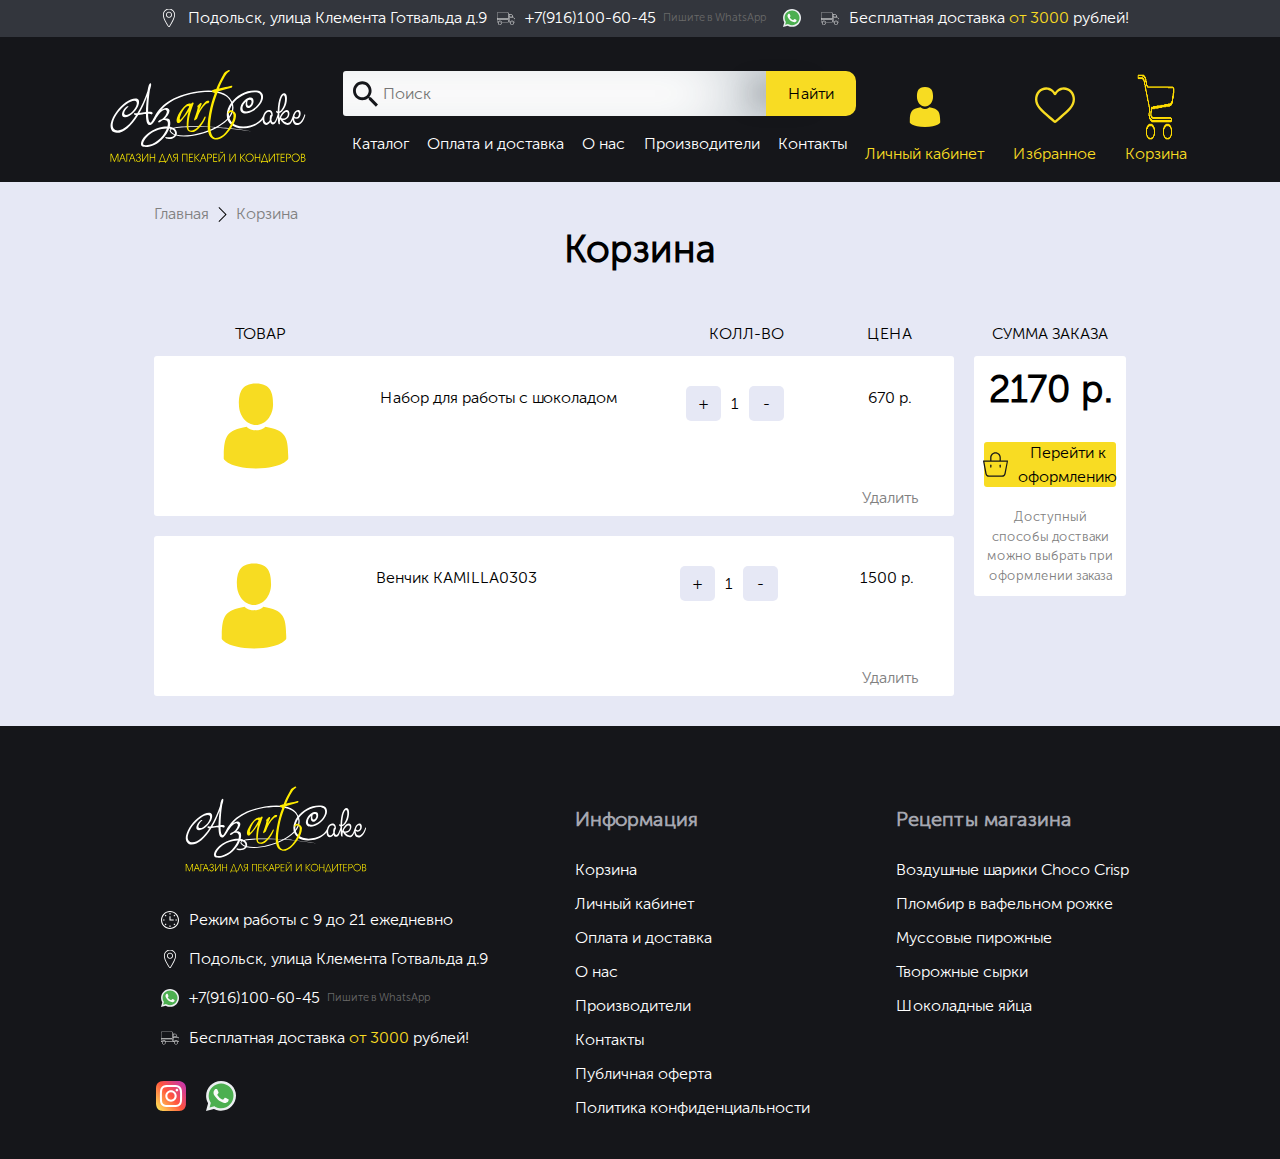
<file: korzina.html>
<!DOCTYPE html>
<html lang="en">
<head>
  <meta charset="UTF-8">
  <meta http-equiv="X-UA-Compatible" content="IE=edge">
  <meta name="viewport" content="width=device-width, initial-scale=1.0">
  <link rel="stylesheet" href="css/style.css">
  <link rel="stylesheet" href="css/korzina.css">
  <link rel="shortcut icon" href="images/Favicon-60-60.png" type="image/x-icon">
  <meta name="viewport" content="width=device-width, initial-scale=1">
  <title>AZART CAKE | Лучший магазин для пекарей и кондитеров</title>
</head>
<body>
  <header class="header">
    <div class="header-top">
      <div class="header-items not-active">
        <img class="top-icon" src="images/icons/Location.svg" alt="">
        <p class="simple-text">Подольск, улица Клемента Готвальда д.9</p>
        <img src="images/icons/delivery.svg" alt="" class="top-icon">
        <a class="phone" href="tel:+79161006045">+7(916)100-60-45</a>
        <p class="thin-text">Пишите в WhatsApp</p>
        <img src="images/icons/whatsapp.svg" alt="" class="top-icon">
        <img src="images/icons/delivery.svg" alt="" class="top-icon">
        <p class="simple-text">Бесплатная доставка <t class="yellow"> от 3000 </t> рублей!</p>
      </div>
      <div class="header-items-phone">
        <div class="header-block">
          <div class="header-line">
            <img class="top-icon" src="images/icons/Location.svg" alt="">
            <p class="simple-text">Подольск, улица Клемента Готвальда д.9</p>  
          </div>
          <div class="header-line">
            <a class="phone" href="tel:+79161006045">+7(916)100-60-45</a>
            <p class="thin-text">Пишите в WhatsApp</p>
            <img src="images/icons/whatsapp.svg" alt="" class="top-icon">
          </div>
        </div>
        <div class="tag">
          <img src="images/icons/delivery.svg" alt="" class="top-icon">
          <p class="simple-text">Бесплатная доставка <t class="yellow"> от 3000 </t> рублей!</p>
        </div>
      </div>
    </div>
    <div class="header-bottom">
      <div class="header-items">
        <a href="index.html"><img class="top-logo" src="images/icons/LOGO.svg" alt=""></a>
        <div class="header-search">
          <div class="header-search-search">
            <input type="text" placeholder="Поиск">
            <button class="search-hover">Найти</button>
          </div>
          <ul>
            <a class="hover" href="#">Каталог</a>
            <a class="hover" href="#">Оплата и доставка</a>
            <a class="hover" href="#">О нас</a>
            <a class="hover" href="#">Производители</a>
            <a class="hover" href="#">Контакты</a>
          </ul>
        </div>
        <div class="block-items123">
          <div class="header-image">
            <img src="images/icons/User.svg" alt="">
            <p class="yellow">Личный кабинет</p>
          </div>
          <div class="header-image">
            <img src="images/icons/heart-stroke.svg" alt="">
            <p class="yellow">Избранное</p>
          </div>
          <a href="korzina.html" class="header-image">
            <img src="images/icons/Shoping.png" alt="">
            <p class="yellow">Корзина</p>
          </a>
        </div>
      </div>
    </div>
  </header>
  <div class="bucket-body">
        <div class="bucket-body-navigation">
            <a href="index.html">Главная</a>
            <img src="images/icons/right-swipe.png" alt="">
            <a href="korzina.html">Корзина</a>
        </div>
        <h2 class="second-block-h2">Корзина</h2>
        <div class="bucket-body-info">
            <div class="bucket-product">
                <div class="bucket-product-p">
                    <p class="p-">Товар</p>
                    <p class="p--">Колл-во</p>
                    <p class="p---">Цена</p>
                </div>
                <div class="bucket-product-card">
                    <div class="product-card-line">
                        <img src="images/icons/User.svg" alt="">
                        <p class="bucket-product-card-p">Набор для работы с шоколадом</p>
                        <div class="card-quantity">
                        <button>+</button>
                        <p>1</p>
                        <button>-</button>
                    </div>
                    <p class="card-price">670 p.</p>
                    </div>
                    <a href="korzina.html" class="delete">Удалить</a>
                </div>
                <div class="bucket-product-card">
                    <div class="product-card-line">
                        <img src="images/icons/User.svg" alt="">
                        <p class="bucket-product-card-p">Венчик KAMILLA0303</p>
                        <div class="card-quantity">
                        <button>+</button>
                        <p>1</p>
                        <button>-</button>
                    </div>
                    <p class="card-price">1500 p.</p>
                    </div>
                    <a href="korzina.html" class="delete">Удалить</a>
                </div>
            </div>
            <div class="bucket-price">
                <p class="bucket-price-head">
                    Сумма заказа
                </p>
                <div class="bucket-order">
                    <h2>2170 p.</h2>
                    <button onclick="showorder()"><img src="images/icons/shopping-bags.svg" alt="">Перейти к оформлению</button>
                    <p style="color: gray;">Доступный способы достваки можно выбрать при оформлении заказа</p>
                </div>
            </div>
        </div>
  </div>
  <div class="order-body disabled">
        <h2 class="second-block-h2">Оформление заказа</h2>
        <div class="order-line">
            <div class="offerh first">
                <h2>Ваш заказ</h2>
                <div class="order-line-offer">
                    <div class="line-offer">
                        <p>Набор для работы с шоколадом</p>
                        <p>1 шт.</p>
                        <p>670 р.</p>
                    </div>
                    <hr>
                    <div class="line-offer">
                        <p>Венчик KAMILLA0303</p>
                        <p>1 шт.</p>
                        <p>1500 р.</p>
                    </div>
                    <hr>
                    <div class="finish-line-offer">
                        <p>Сумма заказа: <b>2170 р.</b></p>
                        <a href="#" style="color: gray;">Изменить</a>
                    </div>
                </div>
            </div>
            <div class="offerh second">
                <h2>Способ доставки</h2>
                <div class="order-line-delivery">
                    <div class="line-delivery-item">
                        <input type="radio" name="delivery">
                        <p>Самовывоз Подольск, ул. Клемента готвальда, д. 9</p>
                    </div>
                    <div class="line-delivery-item">
                        <input type="radio" name="delivery">
                        <p>г. Подольск центр</p>
                    </div>
                    <div class="line-delivery-item">
                        <input type="radio" name="delivery">
                        <p>г. Подольск окраина</p>
                    </div>
                    <div class="line-delivery-item">
                        <input type="radio" name="delivery">
                        <p>Городской округ Подольск, в границах Силикатная Кузнечики, Варшавское ш., </p>
                    </div>
                </div>
            </div>
        </div>
        <div class="order-line">
            <div class="offerh first">
                <h2>Способ оплаты</h2>
                <div class="order-line-payment">
                    <div class="line-delivery-item">
                        <input type="radio" name="payment">
                        <p>Наличными при получении заказа</p>
                    </div>
                    <div class="line-delivery-item">
                        <input type="radio" name="payment">
                        <p>Банковской картой</p>
                    </div>
                </div>
                <div class="payment-license">
                    <input type="checkbox" id="">
                    <p>Я согласен(-на) с <b>договором</b> о доставке и с <b>правилами</b> о обработке персональных данных</p>
                </div>
            </div>
            <div class="offerh second">
                <h2>Контактные данные</h2>
                <div class="order-line-contacts">
                    <input type="text" placeholder="Фамилия, имя, отчество*">
                    <input class="unput-margined" type="text" placeholder="Адрес*">
                    <div class="contacts-line">
                        <input type="text" placeholder="Телефон*">
                        <input type="text" placeholder="Электронная почта">
                    </div>
                </div>
            </div>
        </div>
        <button>Оформить заказ</button>
  </div>
  <footer class="footer">
      <div class="stripe">
        <img src="images/icons/LOGO.svg" alt="" class="footer-logo">
        <div class="footer-infos">
          <div class="line">
            <img class="top-icon" src="images/icons/clock.svg" alt="">
            <p class="simple-text">Режим работы с 9 до 21 ежедневно</p>
          </div>
          <div class="line">
            <img class="top-icon" src="images/icons/Location.svg" alt="">
            <p class="simple-text">Подольск, улица Клемента Готвальда д.9</p>
          </div>
          <div class="line">
            <img src="images/icons/whatsapp.svg" alt="" class="top-icon">
            <a class="phone" href="tel:+79161006045">+7(916)100-60-45</a>
            <p class="thin-text">Пишите в WhatsApp</p>
          </div>
          <div class="line">
            <img src="images/icons/delivery.svg" alt="" class="top-icon">
            <p class="simple-text">Бесплатная доставка <t class="yellow"> от 3000 </t> рублей!</p>
          </div>
        </div>
        <div class="social">
          <img src="images/icons/instagram-colour.svg" alt="">
          <img src="images/icons/whatsapp.svg" alt="">
        </div>
      </div>
      <div class="stripe">
        <h2>Информация</h2>
        <ul>
          <a class="hover" href="#">
            <li>Корзина</li>
          </a>
          <a class="hover" href="#">
            <li>Личный кабинет</li>
          </a>
          <a class="hover" href="#">
            <li>Оплата и доставка</li>
          </a>
          <a class="hover" href="#">
            <li>О нас</li>
          </a>
          <a class="hover" href="#">
            <li>Производители</li>
          </a>
          <a class="hover" href="#">
            <li>Контакты</li>
          </a>
          <a class="hover" href="#">
            <li>Публичная оферта</li>
          </a>
          <a class="hover" href="#">
            <li>Политика конфиденциальности</li>
          </a>
        </ul>
      </div>
      <div class="stripe">
        <h2>Рецепты магазина</h2>
        <ul>
          <a class="hover" href="#">
            <li>Воздушные шарики Choco Crisp</li>
          </a>
          <a class="hover" href="#">
            <li>Пломбир в вафельном рожке</li>
          </a>
          <a class="hover" href="#">
            <li>Муссовые пирожные</li>
          </a>
          <a class="hover" href="#">
            <li>Творожные сырки</li>
          </a>
          <a class="hover" href="#">
            <li>Шоколадные яйца</li>
          </a>
        </ul>
      </div>
  </footer>
  <script src="scripts/scripts.js"></script>
</body>
</html>
</file>
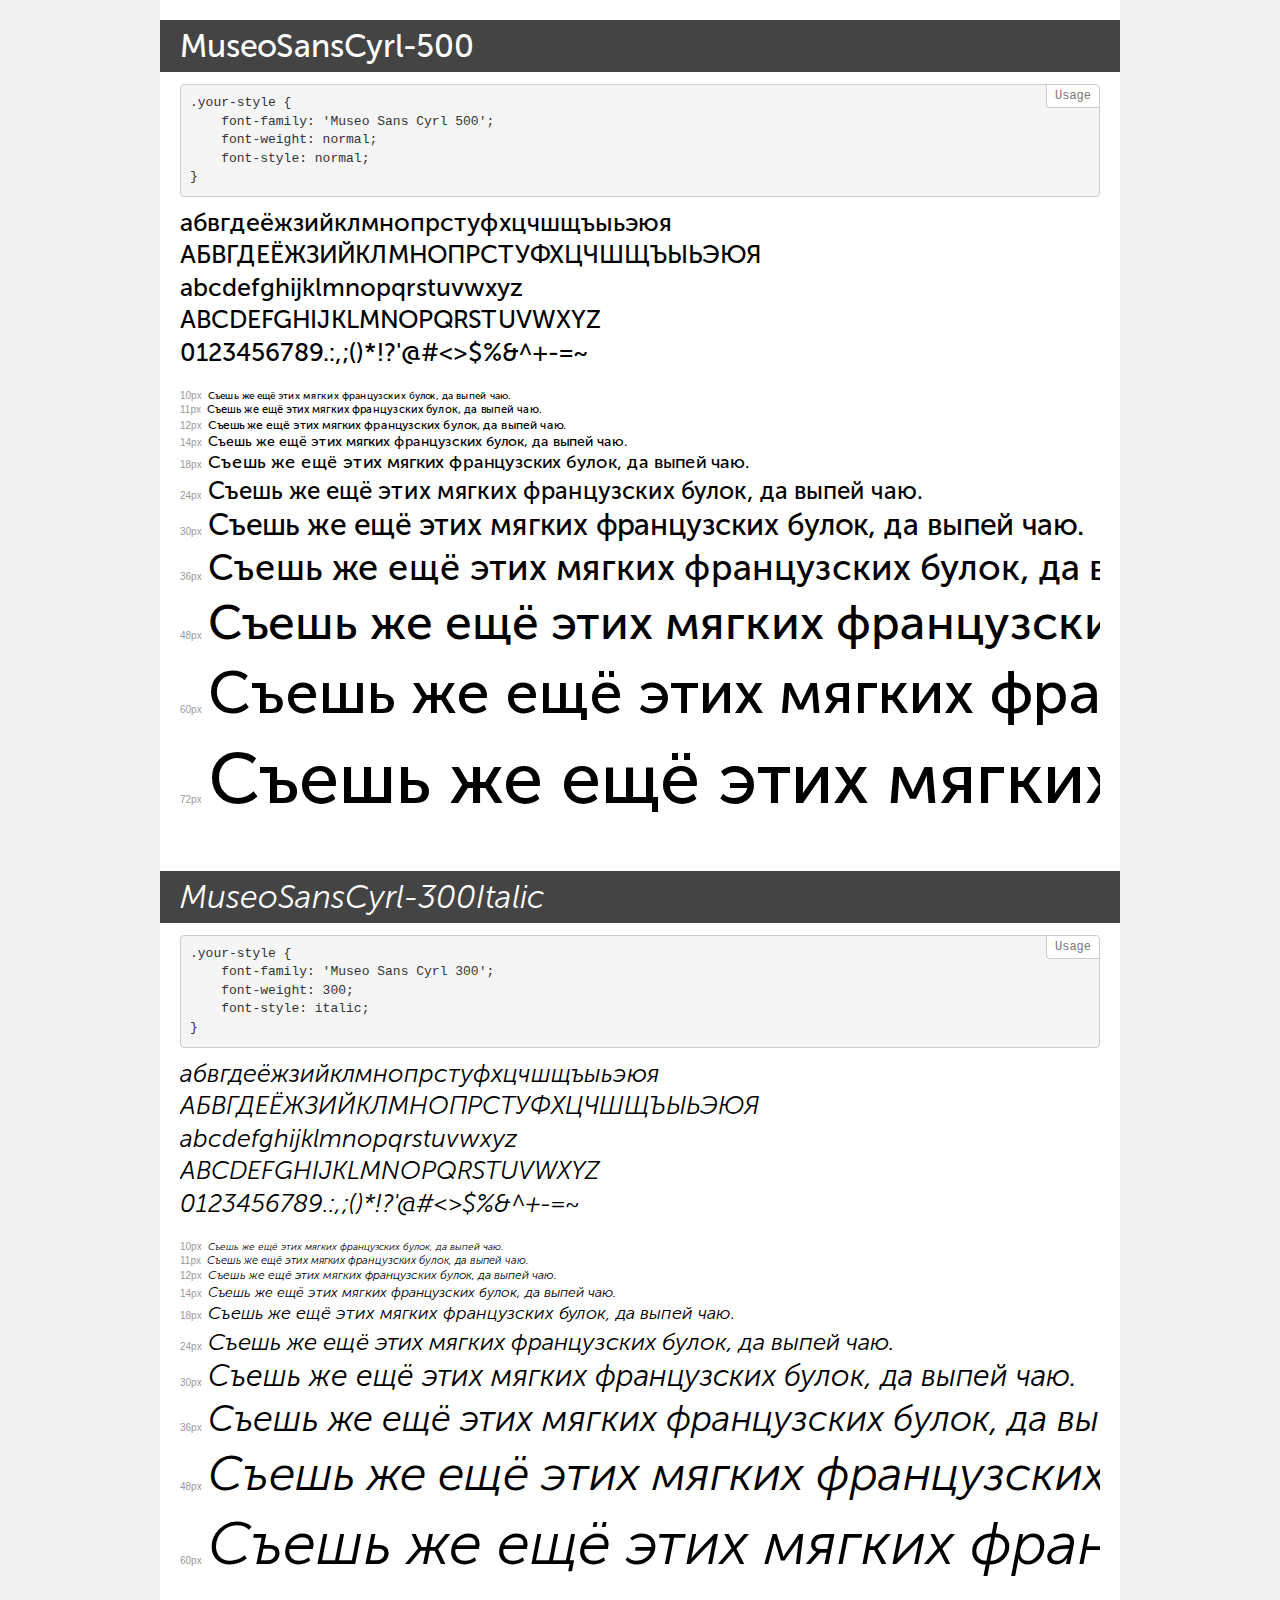
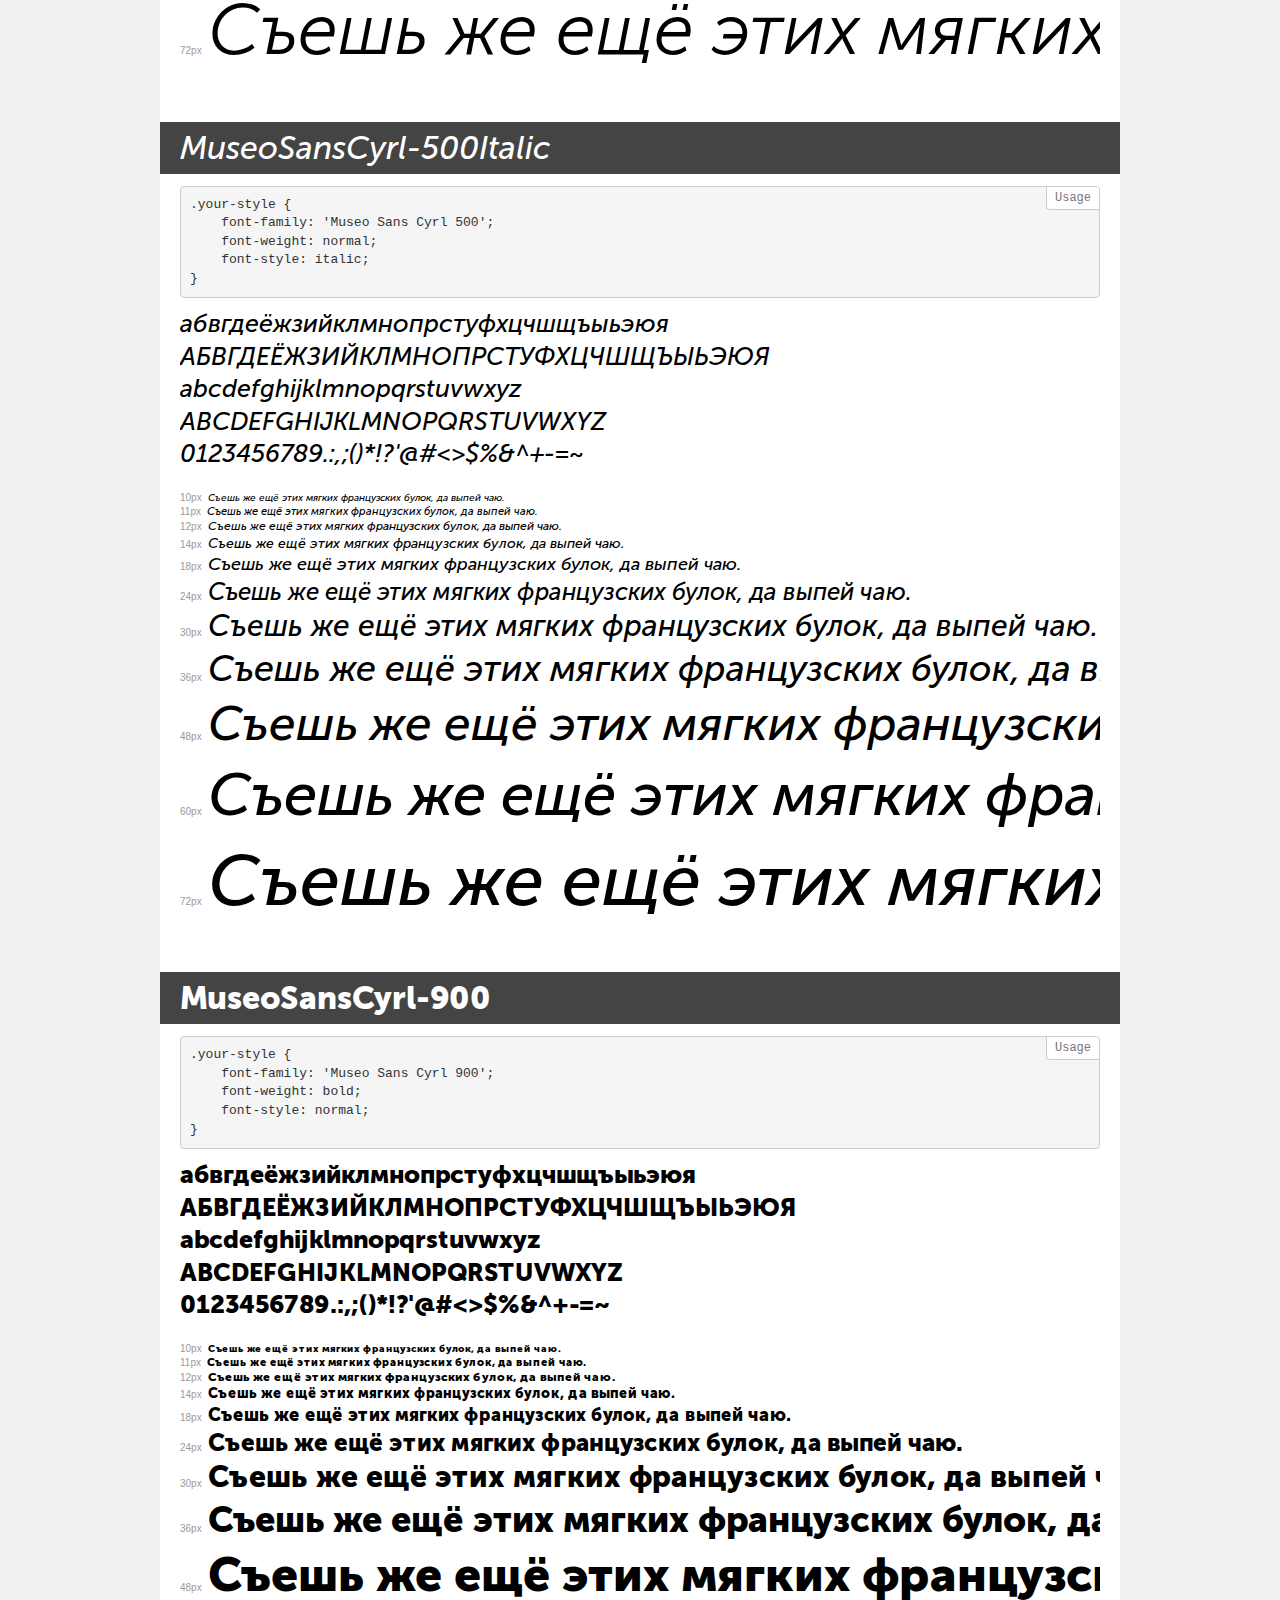
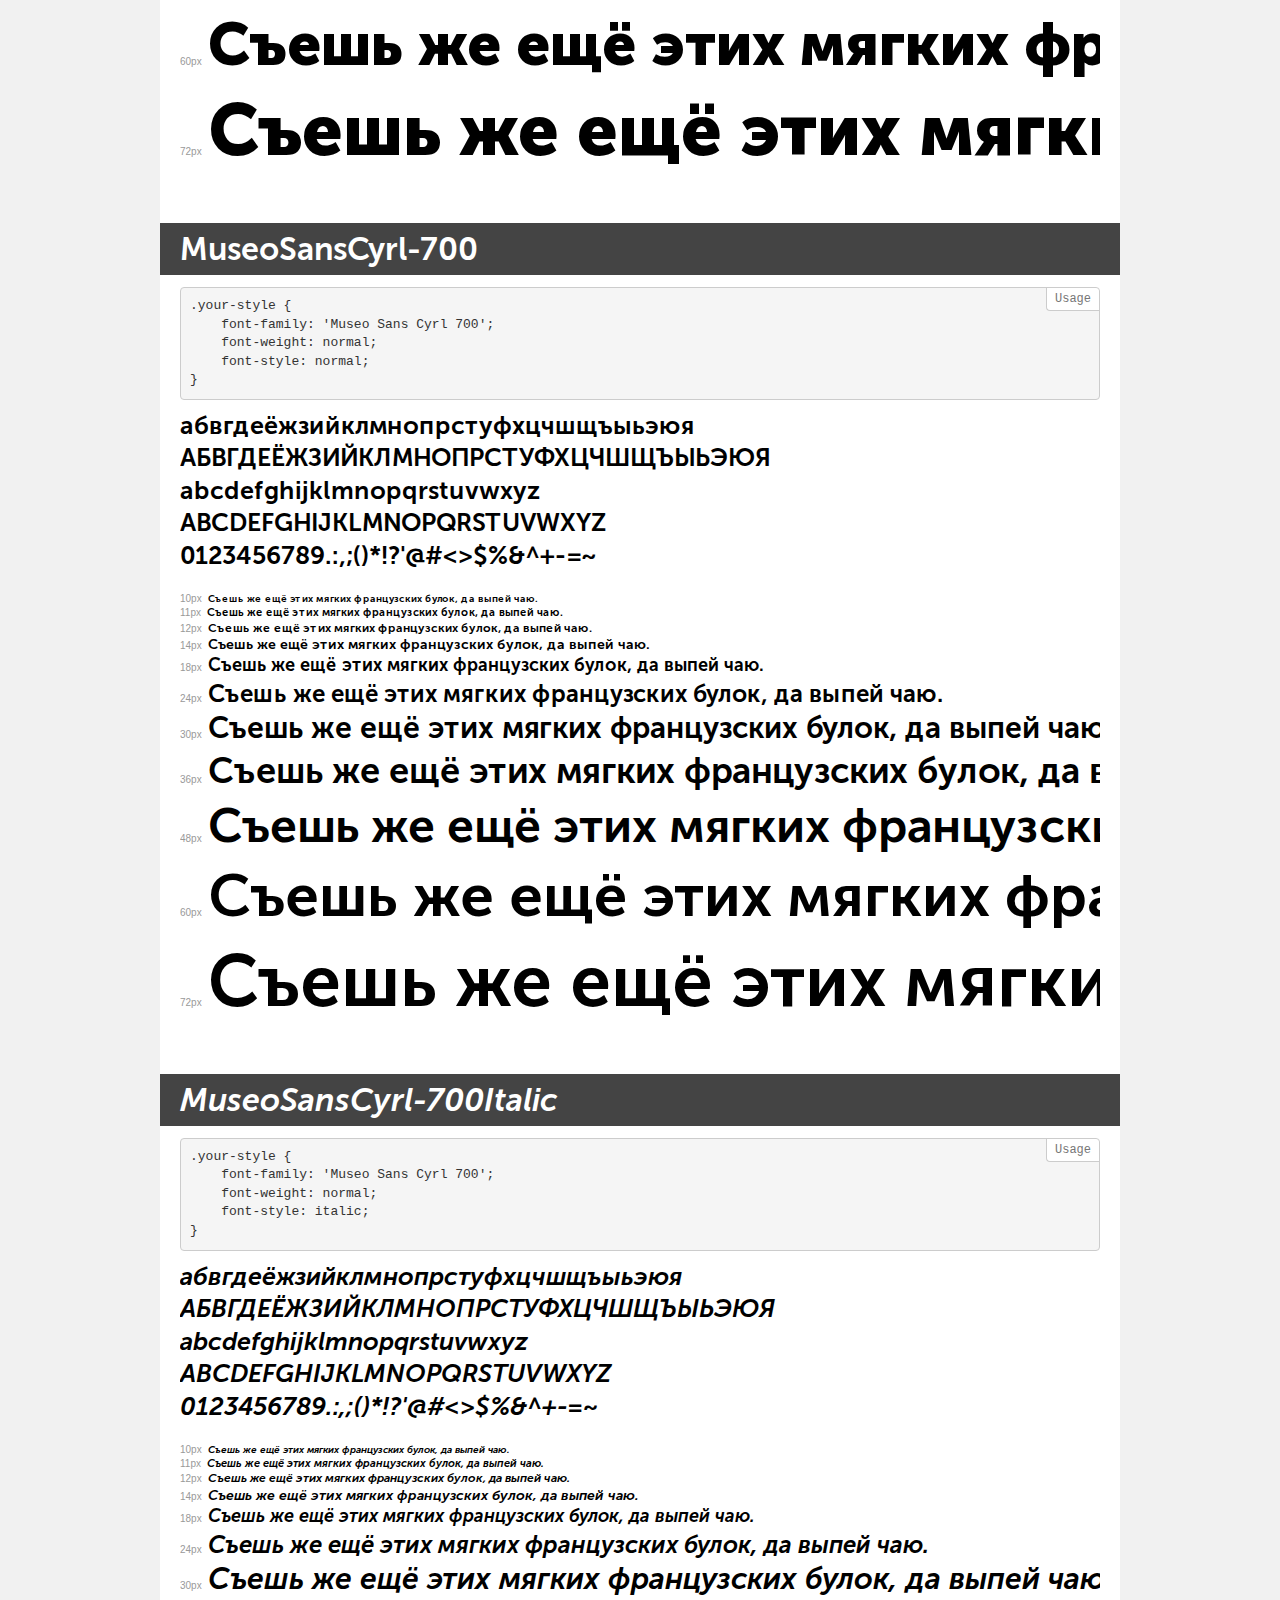
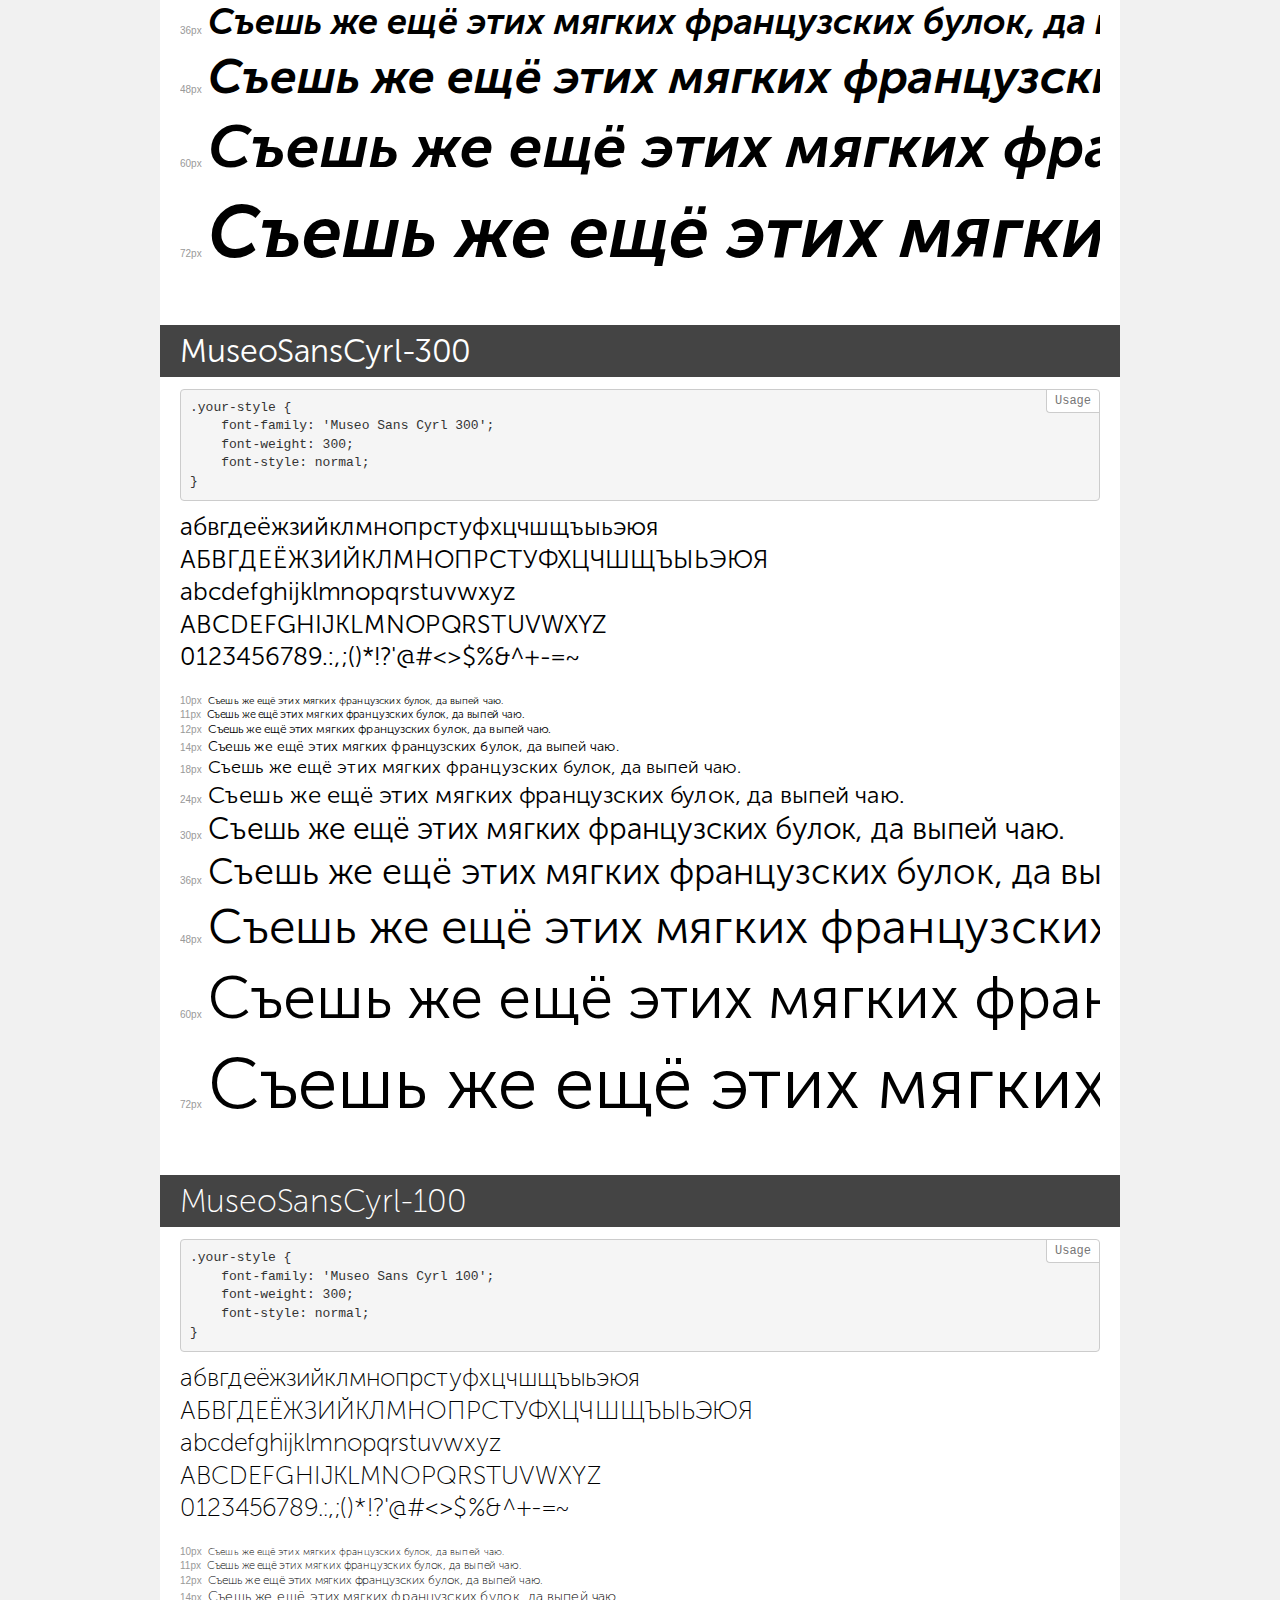
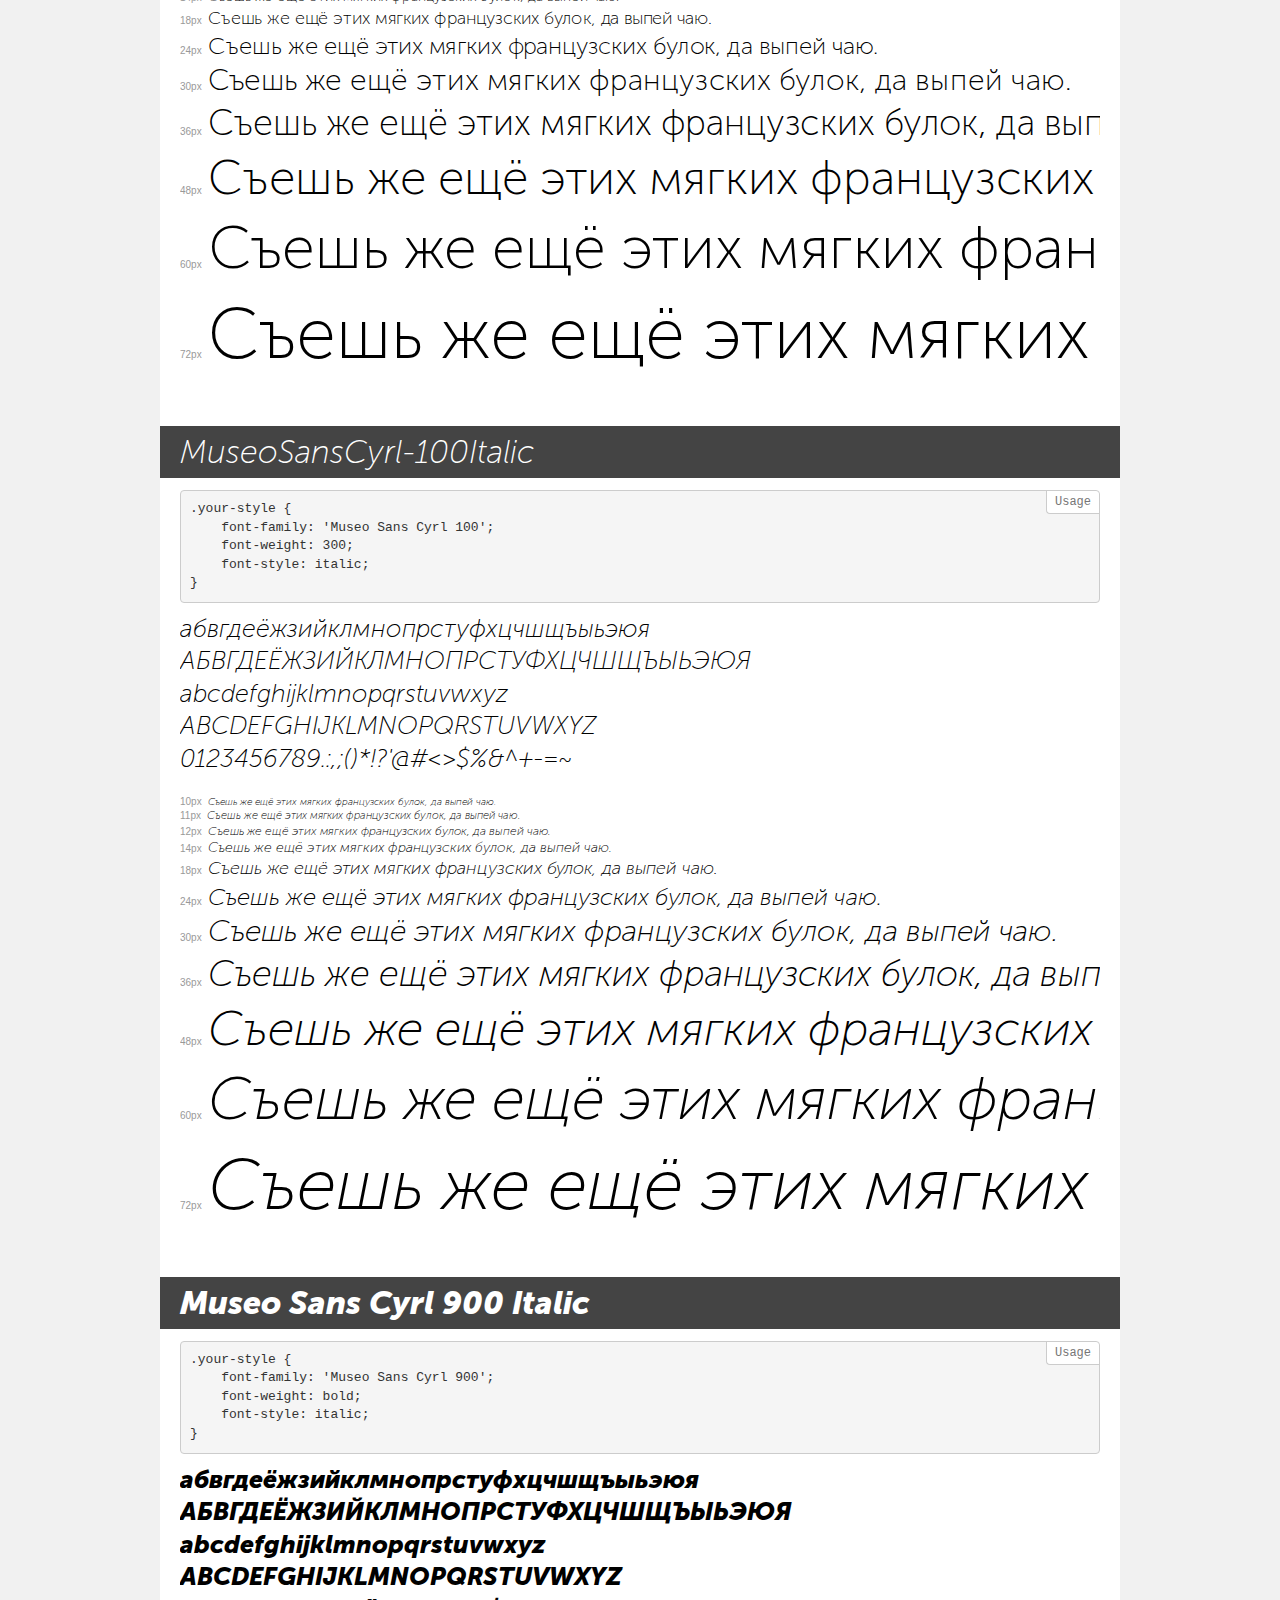
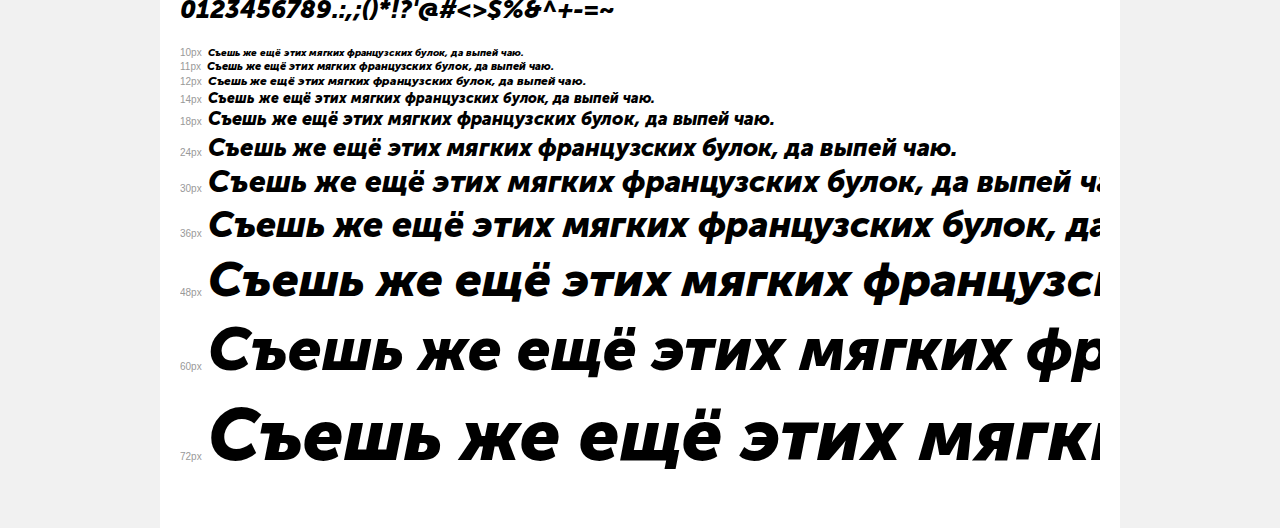
<file: font/MuseoSans/demo.html>
<!DOCTYPE html>
<html>
<head>
	<meta charset="utf-8">
	<meta http-equiv="X-UA-Compatible" content="IE=edge">
	<meta name="viewport" content="width=device-width, initial-scale=1">
	<meta name="robots" content="noindex, noarchive">
	<title>Transfonter demo</title>
	<link href="stylesheet.css" rel="stylesheet">
	<style>
		/*
		http://meyerweb.com/eric/tools/css/reset/
		v2.0 | 20110126
		License: none (public domain)
		*/
		html, body, div, span, applet, object, iframe,
		h1, h2, h3, h4, h5, h6, p, blockquote, pre,
		a, abbr, acronym, address, big, cite, code,
		del, dfn, em, img, ins, kbd, q, s, samp,
		small, strike, strong, sub, sup, tt, var,
		b, u, i, center,
		dl, dt, dd, ol, ul, li,
		fieldset, form, label, legend,
		table, caption, tbody, tfoot, thead, tr, th, td,
		article, aside, canvas, details, embed,
		figure, figcaption, footer, header, hgroup,
		menu, nav, output, ruby, section, summary,
		time, mark, audio, video {
			margin: 0;
			padding: 0;
			border: 0;
			font-size: 100%;
			font: inherit;
			vertical-align: baseline;
		}
		/* HTML5 display-role reset for older browsers */
		article, aside, details, figcaption, figure,
		footer, header, hgroup, menu, nav, section {
			display: block;
		}
		body {
			line-height: 1;
		}
		ol, ul {
			list-style: none;
		}
		blockquote, q {
			quotes: none;
		}
		blockquote:before, blockquote:after,
		q:before, q:after {
			content: '';
			content: none;
		}
		table {
			border-collapse: collapse;
			border-spacing: 0;
		}
		/* common styles */
		body {
			background: #f1f1f1;
			color: #000;
		}
		.page {
			background: #fff;
			width: 920px;
			margin: 0 auto;
			padding: 20px 20px 0 20px;
			overflow: hidden;
		}
		.font-container {
			overflow-x: auto;
			overflow-y: hidden;
			margin-bottom: 40px;
			line-height: 1.3;
			white-space: nowrap;
			padding-bottom: 5px;
		}
		h1 {
			position: relative;
			background: #444;
			font-size: 32px;
			color: #fff;
			padding: 10px 20px;
			margin: 0 -20px 12px -20px;
		}
		.letters {
			font-size: 25px;
			margin-bottom: 20px;
		}
		.s10:before {
			content: '10px';
		}
		.s11:before {
			content: '11px';
		}
		.s12:before {
			content: '12px';
		}
		.s14:before {
			content: '14px';
		}
		.s18:before {
			content: '18px';
		}
		.s24:before {
			content: '24px';
		}
		.s30:before {
			content: '30px';
		}
		.s36:before {
			content: '36px';
		}
		.s48:before {
			content: '48px';
		}
		.s60:before {
			content: '60px';
		}
		.s72:before {
			content: '72px';
		}
		.s10:before, .s11:before, .s12:before, .s14:before,
		.s18:before, .s24:before, .s30:before, .s36:before,
		.s48:before, .s60:before, .s72:before {
			font-family: Arial, sans-serif;
			font-size: 10px;
			font-weight: normal;
			font-style: normal;
			color: #999;
			padding-right: 6px;
		}
		pre {
			display: block;
			position: relative;
			padding: 9px;
			margin: 0 0 10px;
			font-family: Monaco, Menlo, Consolas, "Courier New", monospace !important;
			font-size: 13px;
			line-height: 1.428571429;
			color: #333;
			font-weight: normal !important;
			font-style: normal !important;
			background-color: #f5f5f5;
			border: 1px solid #ccc;
			overflow-x: auto;
			border-radius: 4px;
		}
		pre:after {
			display: block;
			position: absolute;
			right: 0;
			top: 0;
			content: 'Usage';
			line-height: 1;
			padding: 5px 8px;
			font-size: 12px;
			color: #767676;
			background-color: #fff;
			border: 1px solid #ccc;
			border-right: none;
			border-top: none;
			border-radius: 0 4px 0 4px;
			z-index: 10;
		}
		/* responsive */
		@media (max-width: 959px) {
			.page {
				width: auto;
				margin: 0;
			}
		}
	</style>
</head>
<body>
<div class="page">
	<div class="demo" style="font-family: 'Museo Sans Cyrl 500'; font-weight: normal; font-style: normal;">
		<h1>MuseoSansCyrl-500</h1>
		<pre>.your-style {
    font-family: 'Museo Sans Cyrl 500';
    font-weight: normal;
    font-style: normal;
}</pre>
		<div class="font-container">
			<p class="letters">
				абвгдеёжзийклмнопрстуфхцчшщъыьэюя <br />
				АБВГДЕЁЖЗИЙКЛМНОПРСТУФХЦЧШЩЪЫЬЭЮЯ <br />
				abcdefghijklmnopqrstuvwxyz <br />
				ABCDEFGHIJKLMNOPQRSTUVWXYZ <br />				0123456789.:,;()*!?'@#<>$%&^+-=~
			</p>
			<p class="s10" style="font-size: 10px;">Съешь же ещё этих мягких французских булок, да выпей чаю.</p>
			<p class="s11" style="font-size: 11px;">Съешь же ещё этих мягких французских булок, да выпей чаю.</p>
			<p class="s12" style="font-size: 12px;">Съешь же ещё этих мягких французских булок, да выпей чаю.</p>
			<p class="s14" style="font-size: 14px;">Съешь же ещё этих мягких французских булок, да выпей чаю.</p>
			<p class="s18" style="font-size: 18px;">Съешь же ещё этих мягких французских булок, да выпей чаю.</p>
			<p class="s24" style="font-size: 24px;">Съешь же ещё этих мягких французских булок, да выпей чаю.</p>
			<p class="s30" style="font-size: 30px;">Съешь же ещё этих мягких французских булок, да выпей чаю.</p>
			<p class="s36" style="font-size: 36px;">Съешь же ещё этих мягких французских булок, да выпей чаю.</p>
			<p class="s48" style="font-size: 48px;">Съешь же ещё этих мягких французских булок, да выпей чаю.</p>
			<p class="s60" style="font-size: 60px;">Съешь же ещё этих мягких французских булок, да выпей чаю.</p>
			<p class="s72" style="font-size: 72px;">Съешь же ещё этих мягких французских булок, да выпей чаю.</p>
		</div>
	</div>
	<div class="demo" style="font-family: 'Museo Sans Cyrl 300'; font-weight: 300; font-style: italic;">
		<h1>MuseoSansCyrl-300Italic</h1>
		<pre>.your-style {
    font-family: 'Museo Sans Cyrl 300';
    font-weight: 300;
    font-style: italic;
}</pre>
		<div class="font-container">
			<p class="letters">
				абвгдеёжзийклмнопрстуфхцчшщъыьэюя <br />
				АБВГДЕЁЖЗИЙКЛМНОПРСТУФХЦЧШЩЪЫЬЭЮЯ <br />
				abcdefghijklmnopqrstuvwxyz <br />
				ABCDEFGHIJKLMNOPQRSTUVWXYZ <br />				0123456789.:,;()*!?'@#<>$%&^+-=~
			</p>
			<p class="s10" style="font-size: 10px;">Съешь же ещё этих мягких французских булок, да выпей чаю.</p>
			<p class="s11" style="font-size: 11px;">Съешь же ещё этих мягких французских булок, да выпей чаю.</p>
			<p class="s12" style="font-size: 12px;">Съешь же ещё этих мягких французских булок, да выпей чаю.</p>
			<p class="s14" style="font-size: 14px;">Съешь же ещё этих мягких французских булок, да выпей чаю.</p>
			<p class="s18" style="font-size: 18px;">Съешь же ещё этих мягких французских булок, да выпей чаю.</p>
			<p class="s24" style="font-size: 24px;">Съешь же ещё этих мягких французских булок, да выпей чаю.</p>
			<p class="s30" style="font-size: 30px;">Съешь же ещё этих мягких французских булок, да выпей чаю.</p>
			<p class="s36" style="font-size: 36px;">Съешь же ещё этих мягких французских булок, да выпей чаю.</p>
			<p class="s48" style="font-size: 48px;">Съешь же ещё этих мягких французских булок, да выпей чаю.</p>
			<p class="s60" style="font-size: 60px;">Съешь же ещё этих мягких французских булок, да выпей чаю.</p>
			<p class="s72" style="font-size: 72px;">Съешь же ещё этих мягких французских булок, да выпей чаю.</p>
		</div>
	</div>
	<div class="demo" style="font-family: 'Museo Sans Cyrl 500'; font-weight: normal; font-style: italic;">
		<h1>MuseoSansCyrl-500Italic</h1>
		<pre>.your-style {
    font-family: 'Museo Sans Cyrl 500';
    font-weight: normal;
    font-style: italic;
}</pre>
		<div class="font-container">
			<p class="letters">
				абвгдеёжзийклмнопрстуфхцчшщъыьэюя <br />
				АБВГДЕЁЖЗИЙКЛМНОПРСТУФХЦЧШЩЪЫЬЭЮЯ <br />
				abcdefghijklmnopqrstuvwxyz <br />
				ABCDEFGHIJKLMNOPQRSTUVWXYZ <br />				0123456789.:,;()*!?'@#<>$%&^+-=~
			</p>
			<p class="s10" style="font-size: 10px;">Съешь же ещё этих мягких французских булок, да выпей чаю.</p>
			<p class="s11" style="font-size: 11px;">Съешь же ещё этих мягких французских булок, да выпей чаю.</p>
			<p class="s12" style="font-size: 12px;">Съешь же ещё этих мягких французских булок, да выпей чаю.</p>
			<p class="s14" style="font-size: 14px;">Съешь же ещё этих мягких французских булок, да выпей чаю.</p>
			<p class="s18" style="font-size: 18px;">Съешь же ещё этих мягких французских булок, да выпей чаю.</p>
			<p class="s24" style="font-size: 24px;">Съешь же ещё этих мягких французских булок, да выпей чаю.</p>
			<p class="s30" style="font-size: 30px;">Съешь же ещё этих мягких французских булок, да выпей чаю.</p>
			<p class="s36" style="font-size: 36px;">Съешь же ещё этих мягких французских булок, да выпей чаю.</p>
			<p class="s48" style="font-size: 48px;">Съешь же ещё этих мягких французских булок, да выпей чаю.</p>
			<p class="s60" style="font-size: 60px;">Съешь же ещё этих мягких французских булок, да выпей чаю.</p>
			<p class="s72" style="font-size: 72px;">Съешь же ещё этих мягких французских булок, да выпей чаю.</p>
		</div>
	</div>
	<div class="demo" style="font-family: 'Museo Sans Cyrl 900'; font-weight: bold; font-style: normal;">
		<h1>MuseoSansCyrl-900</h1>
		<pre>.your-style {
    font-family: 'Museo Sans Cyrl 900';
    font-weight: bold;
    font-style: normal;
}</pre>
		<div class="font-container">
			<p class="letters">
				абвгдеёжзийклмнопрстуфхцчшщъыьэюя <br />
				АБВГДЕЁЖЗИЙКЛМНОПРСТУФХЦЧШЩЪЫЬЭЮЯ <br />
				abcdefghijklmnopqrstuvwxyz <br />
				ABCDEFGHIJKLMNOPQRSTUVWXYZ <br />				0123456789.:,;()*!?'@#<>$%&^+-=~
			</p>
			<p class="s10" style="font-size: 10px;">Съешь же ещё этих мягких французских булок, да выпей чаю.</p>
			<p class="s11" style="font-size: 11px;">Съешь же ещё этих мягких французских булок, да выпей чаю.</p>
			<p class="s12" style="font-size: 12px;">Съешь же ещё этих мягких французских булок, да выпей чаю.</p>
			<p class="s14" style="font-size: 14px;">Съешь же ещё этих мягких французских булок, да выпей чаю.</p>
			<p class="s18" style="font-size: 18px;">Съешь же ещё этих мягких французских булок, да выпей чаю.</p>
			<p class="s24" style="font-size: 24px;">Съешь же ещё этих мягких французских булок, да выпей чаю.</p>
			<p class="s30" style="font-size: 30px;">Съешь же ещё этих мягких французских булок, да выпей чаю.</p>
			<p class="s36" style="font-size: 36px;">Съешь же ещё этих мягких французских булок, да выпей чаю.</p>
			<p class="s48" style="font-size: 48px;">Съешь же ещё этих мягких французских булок, да выпей чаю.</p>
			<p class="s60" style="font-size: 60px;">Съешь же ещё этих мягких французских булок, да выпей чаю.</p>
			<p class="s72" style="font-size: 72px;">Съешь же ещё этих мягких французских булок, да выпей чаю.</p>
		</div>
	</div>
	<div class="demo" style="font-family: 'Museo Sans Cyrl 700'; font-weight: normal; font-style: normal;">
		<h1>MuseoSansCyrl-700</h1>
		<pre>.your-style {
    font-family: 'Museo Sans Cyrl 700';
    font-weight: normal;
    font-style: normal;
}</pre>
		<div class="font-container">
			<p class="letters">
				абвгдеёжзийклмнопрстуфхцчшщъыьэюя <br />
				АБВГДЕЁЖЗИЙКЛМНОПРСТУФХЦЧШЩЪЫЬЭЮЯ <br />
				abcdefghijklmnopqrstuvwxyz <br />
				ABCDEFGHIJKLMNOPQRSTUVWXYZ <br />				0123456789.:,;()*!?'@#<>$%&^+-=~
			</p>
			<p class="s10" style="font-size: 10px;">Съешь же ещё этих мягких французских булок, да выпей чаю.</p>
			<p class="s11" style="font-size: 11px;">Съешь же ещё этих мягких французских булок, да выпей чаю.</p>
			<p class="s12" style="font-size: 12px;">Съешь же ещё этих мягких французских булок, да выпей чаю.</p>
			<p class="s14" style="font-size: 14px;">Съешь же ещё этих мягких французских булок, да выпей чаю.</p>
			<p class="s18" style="font-size: 18px;">Съешь же ещё этих мягких французских булок, да выпей чаю.</p>
			<p class="s24" style="font-size: 24px;">Съешь же ещё этих мягких французских булок, да выпей чаю.</p>
			<p class="s30" style="font-size: 30px;">Съешь же ещё этих мягких французских булок, да выпей чаю.</p>
			<p class="s36" style="font-size: 36px;">Съешь же ещё этих мягких французских булок, да выпей чаю.</p>
			<p class="s48" style="font-size: 48px;">Съешь же ещё этих мягких французских булок, да выпей чаю.</p>
			<p class="s60" style="font-size: 60px;">Съешь же ещё этих мягких французских булок, да выпей чаю.</p>
			<p class="s72" style="font-size: 72px;">Съешь же ещё этих мягких французских булок, да выпей чаю.</p>
		</div>
	</div>
	<div class="demo" style="font-family: 'Museo Sans Cyrl 700'; font-weight: normal; font-style: italic;">
		<h1>MuseoSansCyrl-700Italic</h1>
		<pre>.your-style {
    font-family: 'Museo Sans Cyrl 700';
    font-weight: normal;
    font-style: italic;
}</pre>
		<div class="font-container">
			<p class="letters">
				абвгдеёжзийклмнопрстуфхцчшщъыьэюя <br />
				АБВГДЕЁЖЗИЙКЛМНОПРСТУФХЦЧШЩЪЫЬЭЮЯ <br />
				abcdefghijklmnopqrstuvwxyz <br />
				ABCDEFGHIJKLMNOPQRSTUVWXYZ <br />				0123456789.:,;()*!?'@#<>$%&^+-=~
			</p>
			<p class="s10" style="font-size: 10px;">Съешь же ещё этих мягких французских булок, да выпей чаю.</p>
			<p class="s11" style="font-size: 11px;">Съешь же ещё этих мягких французских булок, да выпей чаю.</p>
			<p class="s12" style="font-size: 12px;">Съешь же ещё этих мягких французских булок, да выпей чаю.</p>
			<p class="s14" style="font-size: 14px;">Съешь же ещё этих мягких французских булок, да выпей чаю.</p>
			<p class="s18" style="font-size: 18px;">Съешь же ещё этих мягких французских булок, да выпей чаю.</p>
			<p class="s24" style="font-size: 24px;">Съешь же ещё этих мягких французских булок, да выпей чаю.</p>
			<p class="s30" style="font-size: 30px;">Съешь же ещё этих мягких французских булок, да выпей чаю.</p>
			<p class="s36" style="font-size: 36px;">Съешь же ещё этих мягких французских булок, да выпей чаю.</p>
			<p class="s48" style="font-size: 48px;">Съешь же ещё этих мягких французских булок, да выпей чаю.</p>
			<p class="s60" style="font-size: 60px;">Съешь же ещё этих мягких французских булок, да выпей чаю.</p>
			<p class="s72" style="font-size: 72px;">Съешь же ещё этих мягких французских булок, да выпей чаю.</p>
		</div>
	</div>
	<div class="demo" style="font-family: 'Museo Sans Cyrl 300'; font-weight: 300; font-style: normal;">
		<h1>MuseoSansCyrl-300</h1>
		<pre>.your-style {
    font-family: 'Museo Sans Cyrl 300';
    font-weight: 300;
    font-style: normal;
}</pre>
		<div class="font-container">
			<p class="letters">
				абвгдеёжзийклмнопрстуфхцчшщъыьэюя <br />
				АБВГДЕЁЖЗИЙКЛМНОПРСТУФХЦЧШЩЪЫЬЭЮЯ <br />
				abcdefghijklmnopqrstuvwxyz <br />
				ABCDEFGHIJKLMNOPQRSTUVWXYZ <br />				0123456789.:,;()*!?'@#<>$%&^+-=~
			</p>
			<p class="s10" style="font-size: 10px;">Съешь же ещё этих мягких французских булок, да выпей чаю.</p>
			<p class="s11" style="font-size: 11px;">Съешь же ещё этих мягких французских булок, да выпей чаю.</p>
			<p class="s12" style="font-size: 12px;">Съешь же ещё этих мягких французских булок, да выпей чаю.</p>
			<p class="s14" style="font-size: 14px;">Съешь же ещё этих мягких французских булок, да выпей чаю.</p>
			<p class="s18" style="font-size: 18px;">Съешь же ещё этих мягких французских булок, да выпей чаю.</p>
			<p class="s24" style="font-size: 24px;">Съешь же ещё этих мягких французских булок, да выпей чаю.</p>
			<p class="s30" style="font-size: 30px;">Съешь же ещё этих мягких французских булок, да выпей чаю.</p>
			<p class="s36" style="font-size: 36px;">Съешь же ещё этих мягких французских булок, да выпей чаю.</p>
			<p class="s48" style="font-size: 48px;">Съешь же ещё этих мягких французских булок, да выпей чаю.</p>
			<p class="s60" style="font-size: 60px;">Съешь же ещё этих мягких французских булок, да выпей чаю.</p>
			<p class="s72" style="font-size: 72px;">Съешь же ещё этих мягких французских булок, да выпей чаю.</p>
		</div>
	</div>
	<div class="demo" style="font-family: 'Museo Sans Cyrl 100'; font-weight: 300; font-style: normal;">
		<h1>MuseoSansCyrl-100</h1>
		<pre>.your-style {
    font-family: 'Museo Sans Cyrl 100';
    font-weight: 300;
    font-style: normal;
}</pre>
		<div class="font-container">
			<p class="letters">
				абвгдеёжзийклмнопрстуфхцчшщъыьэюя <br />
				АБВГДЕЁЖЗИЙКЛМНОПРСТУФХЦЧШЩЪЫЬЭЮЯ <br />
				abcdefghijklmnopqrstuvwxyz <br />
				ABCDEFGHIJKLMNOPQRSTUVWXYZ <br />				0123456789.:,;()*!?'@#<>$%&^+-=~
			</p>
			<p class="s10" style="font-size: 10px;">Съешь же ещё этих мягких французских булок, да выпей чаю.</p>
			<p class="s11" style="font-size: 11px;">Съешь же ещё этих мягких французских булок, да выпей чаю.</p>
			<p class="s12" style="font-size: 12px;">Съешь же ещё этих мягких французских булок, да выпей чаю.</p>
			<p class="s14" style="font-size: 14px;">Съешь же ещё этих мягких французских булок, да выпей чаю.</p>
			<p class="s18" style="font-size: 18px;">Съешь же ещё этих мягких французских булок, да выпей чаю.</p>
			<p class="s24" style="font-size: 24px;">Съешь же ещё этих мягких французских булок, да выпей чаю.</p>
			<p class="s30" style="font-size: 30px;">Съешь же ещё этих мягких французских булок, да выпей чаю.</p>
			<p class="s36" style="font-size: 36px;">Съешь же ещё этих мягких французских булок, да выпей чаю.</p>
			<p class="s48" style="font-size: 48px;">Съешь же ещё этих мягких французских булок, да выпей чаю.</p>
			<p class="s60" style="font-size: 60px;">Съешь же ещё этих мягких французских булок, да выпей чаю.</p>
			<p class="s72" style="font-size: 72px;">Съешь же ещё этих мягких французских булок, да выпей чаю.</p>
		</div>
	</div>
	<div class="demo" style="font-family: 'Museo Sans Cyrl 100'; font-weight: 300; font-style: italic;">
		<h1>MuseoSansCyrl-100Italic</h1>
		<pre>.your-style {
    font-family: 'Museo Sans Cyrl 100';
    font-weight: 300;
    font-style: italic;
}</pre>
		<div class="font-container">
			<p class="letters">
				абвгдеёжзийклмнопрстуфхцчшщъыьэюя <br />
				АБВГДЕЁЖЗИЙКЛМНОПРСТУФХЦЧШЩЪЫЬЭЮЯ <br />
				abcdefghijklmnopqrstuvwxyz <br />
				ABCDEFGHIJKLMNOPQRSTUVWXYZ <br />				0123456789.:,;()*!?'@#<>$%&^+-=~
			</p>
			<p class="s10" style="font-size: 10px;">Съешь же ещё этих мягких французских булок, да выпей чаю.</p>
			<p class="s11" style="font-size: 11px;">Съешь же ещё этих мягких французских булок, да выпей чаю.</p>
			<p class="s12" style="font-size: 12px;">Съешь же ещё этих мягких французских булок, да выпей чаю.</p>
			<p class="s14" style="font-size: 14px;">Съешь же ещё этих мягких французских булок, да выпей чаю.</p>
			<p class="s18" style="font-size: 18px;">Съешь же ещё этих мягких французских булок, да выпей чаю.</p>
			<p class="s24" style="font-size: 24px;">Съешь же ещё этих мягких французских булок, да выпей чаю.</p>
			<p class="s30" style="font-size: 30px;">Съешь же ещё этих мягких французских булок, да выпей чаю.</p>
			<p class="s36" style="font-size: 36px;">Съешь же ещё этих мягких французских булок, да выпей чаю.</p>
			<p class="s48" style="font-size: 48px;">Съешь же ещё этих мягких французских булок, да выпей чаю.</p>
			<p class="s60" style="font-size: 60px;">Съешь же ещё этих мягких французских булок, да выпей чаю.</p>
			<p class="s72" style="font-size: 72px;">Съешь же ещё этих мягких французских булок, да выпей чаю.</p>
		</div>
	</div>
	<div class="demo" style="font-family: 'Museo Sans Cyrl 900'; font-weight: bold; font-style: italic;">
		<h1>Museo Sans Cyrl 900 Italic</h1>
		<pre>.your-style {
    font-family: 'Museo Sans Cyrl 900';
    font-weight: bold;
    font-style: italic;
}</pre>
		<div class="font-container">
			<p class="letters">
				абвгдеёжзийклмнопрстуфхцчшщъыьэюя <br />
				АБВГДЕЁЖЗИЙКЛМНОПРСТУФХЦЧШЩЪЫЬЭЮЯ <br />
				abcdefghijklmnopqrstuvwxyz <br />
				ABCDEFGHIJKLMNOPQRSTUVWXYZ <br />				0123456789.:,;()*!?'@#<>$%&^+-=~
			</p>
			<p class="s10" style="font-size: 10px;">Съешь же ещё этих мягких французских булок, да выпей чаю.</p>
			<p class="s11" style="font-size: 11px;">Съешь же ещё этих мягких французских булок, да выпей чаю.</p>
			<p class="s12" style="font-size: 12px;">Съешь же ещё этих мягких французских булок, да выпей чаю.</p>
			<p class="s14" style="font-size: 14px;">Съешь же ещё этих мягких французских булок, да выпей чаю.</p>
			<p class="s18" style="font-size: 18px;">Съешь же ещё этих мягких французских булок, да выпей чаю.</p>
			<p class="s24" style="font-size: 24px;">Съешь же ещё этих мягких французских булок, да выпей чаю.</p>
			<p class="s30" style="font-size: 30px;">Съешь же ещё этих мягких французских булок, да выпей чаю.</p>
			<p class="s36" style="font-size: 36px;">Съешь же ещё этих мягких французских булок, да выпей чаю.</p>
			<p class="s48" style="font-size: 48px;">Съешь же ещё этих мягких французских булок, да выпей чаю.</p>
			<p class="s60" style="font-size: 60px;">Съешь же ещё этих мягких французских булок, да выпей чаю.</p>
			<p class="s72" style="font-size: 72px;">Съешь же ещё этих мягких французских булок, да выпей чаю.</p>
		</div>
	</div>
</div>
</body>
</html>
</file>
<file: css/style.css>
@charset "UTF-8";
html {
  overflow-x: hidden;
  font-family: MuseoSans;
}
body{
  overflow-x: hidden;
}
/* Убираем внутренние отступы */
ul[class],
ol[class] {
  padding: 0;
}

/* Убираем внешние отступы */
body,
h1,
h2,
h3,
h4,
p,
ul[class],
ol[class],
li,
figure,
figcaption,
blockquote,
dl,
dd {
  margin: 0;
}

/* Выставляем основные настройки по-умолчанию для body */
body {
  min-height: 100vh;
  scroll-behavior: smooth;
  text-rendering: optimizeSpeed;
  line-height: 1.5;
}

/* Удаляем стандартную стилизацию для всех ul и il, у которых есть атрибут class*/
ul[class],
ol[class] {
  list-style: none;
}
.quaintity{
  margin-left: 10px;margin-right: 10px;
}
/* Элементы a, у которых нет класса, сбрасываем до дефолтных стилей */
a:not([class]) {
  text-decoration-skip-ink: auto;
}

/* Упрощаем работу с изображениями */
img {
  max-width: 100%;
  display: block;
}

/* Указываем понятную периодичность в потоке данных у article*/
article > * + * {
  margin-top: 1em;
}

/* Наследуем шрифты для инпутов и кнопок */
input,
button,
textarea,
select {
  font: inherit;
}

.header {
  display: -webkit-box;
  display: -ms-flexbox;
  display: flex;
  -webkit-box-orient: vertical;
  -webkit-box-direction: normal;
      -ms-flex-direction: column;
          flex-direction: column;
}

.header-items {
  margin: auto;
  display: -webkit-box;
  display: -ms-flexbox;
  display: flex;
  -webkit-box-orient: horizontal;
  -webkit-box-direction: normal;
      -ms-flex-direction: row;
          flex-direction: row;
  -webkit-box-align: center;
      -ms-flex-align: center;
          align-items: center;
}

.top-logo {
  width: 270px;
  margin-bottom: 10px;
}

.header-top {
  height: 37px;
  display: -webkit-box;
  display: -ms-flexbox;
  display: flex;
  -webkit-box-orient: horizontal;
  -webkit-box-direction: normal;
      -ms-flex-direction: row;
          flex-direction: row;
  -webkit-box-align: center;
      -ms-flex-align: center;
          align-items: center;
  background-color: #33363d;
}

.phone {
  text-decoration: none;
  color: #fff;
}

.top-icon {
  width: 18px;
  padding: 0 10px 0 10px;
}

.simple-text {
  color: #fff;
}

.thin-text {
  font-size: 11px;
  padding: 0 7px 0 7px;
  color: dimgray;
}

.yellow {
  color: #f8dc23;
}

.header-bottom {
  height: 145px;
  background-color: #15161a;
  display: -webkit-box;
  display: -ms-flexbox;
  display: flex;
  -webkit-box-orient: horizontal;
  -webkit-box-direction: normal;
      -ms-flex-direction: row;
          flex-direction: row;
  -webkit-box-pack: center;
      -ms-flex-pack: center;
          justify-content: center;
}

.header-search ul {
  padding: 0;
  width: 100%;
  display: -webkit-box;
  display: -ms-flexbox;
  display: flex;
  -webkit-box-orient: horizontal;
  -webkit-box-direction: normal;
      -ms-flex-direction: row;
          flex-direction: row;
  -ms-flex-pack: distribute;
      justify-content: space-around;
}

.header-search ul a {
  color: #fff;
  text-decoration: none;
  -webkit-transition: all 0.5s ease;;
  -moz-transition: all 0.5s ease;;
  -o-transition: all 0.5s ease;;
  transition: all 0.5s ease;
}

.header-search-search {
  display: -webkit-box;
  display: -ms-flexbox;
  display: flex;
  -webkit-box-orient: horizontal;
  -webkit-box-direction: normal;
      -ms-flex-direction: row;
          flex-direction: row;
  -webkit-box-align: center;
      -ms-flex-align: center;
          align-items: center;
}

.header-search-search input {
  -webkit-box-shadow: -60px 0px 62px -23px rgba(34, 60, 80, 0.24) inset; 
  -moz-box-shadow: -60px 0px 62px -23px rgba(34, 60, 80, 0.24) inset; 
  box-shadow: -60px 0px 62px -23px rgba(34, 60, 80, 0.24) inset;
  width: 380px;
  padding: 3px 3px 3px 40px;
  background: url("../images/icons/Search.svg") no-repeat;
  background-size: auto 80%;
  background-position: 10px 5px;
  height: 39px;
  background-color: #fff;
  border: none;
}

.header-search-search button {
  -webkit-box-shadow: -33px 0px 27px -17px rgba(19, 19, 19, 0.37);
  box-shadow: -33px 0px 27px -17px rgba(19, 19, 19, 0.37);
  width: 90px;
  height: 45px;
  border: none;
  border-top-right-radius: 10px;
  border-bottom-right-radius: 10px;
  color: black;
  background-color: #f8dc23;
}

.header-image {
  padding: 0 20px 45px 20px;
  display: -webkit-box;
  display: -ms-flexbox;
  display: flex;
  -webkit-box-orient: vertical;
  -webkit-box-direction: normal;
      -ms-flex-direction: column;
          flex-direction: column;
  -webkit-box-pack: center;
      -ms-flex-pack: center;
          justify-content: center;
  height: 100px;
}

.header-image img {
  width: 40px;
  height: 70px;
  margin: 0 auto;
  
}
.header-image:hover{
  background-color: #e6e8f57a;
}
.header-image{
  padding-bottom: 5px;
  padding-left: 9px;
}


.footer {
  background-color: #15161a;
  display: -webkit-box;
  display: -ms-flexbox;
  display: flex;
  -webkit-box-orient: horizontal;
  -webkit-box-direction: normal;
      -ms-flex-direction: row;
          flex-direction: row;
  -webkit-box-pack: space-evenly;
      -ms-flex-pack: space-evenly;
          justify-content: space-evenly;
  padding: 30px 5% 10px 5%;
  bottom: 0;
  border-bottom: 3px solid #15161a;
}

.footer-logo {
  width: 250px;
}

.footer-infos {
  display: -webkit-box;
  display: -ms-flexbox;
  display: flex;
  -webkit-box-orient: vertical;
  -webkit-box-direction: normal;
      -ms-flex-direction: column;
          flex-direction: column;
}

.footer-infos .line {
  padding-bottom: 10px;
  padding-top: 5px;
}

.stripe {
  text-align: left;
  display: -webkit-box;
  display: -ms-flexbox;
  display: flex;
  -webkit-box-orient: vertical;
  -webkit-box-direction: normal;
      -ms-flex-direction: column;
          flex-direction: column;
}

.stripe h2 {
  color: #a5a7b0;
  margin: 0;
  font-size: 20px;
  text-align: left;
  padding-top: 40px;
}

.stripe ul {
  padding: 0;
}

.stripe ul li {
  list-style: none;
  color: #fff;
  text-decoration: none ;
  margin-bottom: 10px;
}

.stripe ul li a {
  text-decoration: none ;
}

.social {
  display: -webkit-box;
  display: -ms-flexbox;
  display: flex;
  -webkit-box-orient: horizontal;
  -webkit-box-direction: normal;
      -ms-flex-direction: row;
          flex-direction: row;
  margin: 20px 0 0 5px;
}

.social img {
  margin-right: 20px;
  width: 30px;
  height: 30px;
}

.line {
  display: -webkit-box;
  display: -ms-flexbox;
  display: flex;
  -webkit-box-orient: horizontal;
  -webkit-box-direction: normal;
      -ms-flex-direction: row;
          flex-direction: row;
  -webkit-box-align: center;
      -ms-flex-align: center;
          align-items: center;
}

.first-block {
  padding: 5% 13% 5% 13%;
  display: -webkit-box;
  display: -ms-flexbox;
  display: flex;
  -webkit-box-orient: horizontal;
  -webkit-box-direction: normal;
      -ms-flex-direction: row;
          flex-direction: row;
  -ms-flex-pack: distribute;
      justify-content: center;
  background-color: #e6e8f5;
}
.slider-body{
  margin-left: 3%;
}

.nav-table {
  display: -webkit-box;
  display: -ms-flexbox;
  display: flex;
  -webkit-box-orient: vertical;
  -webkit-box-direction: normal;
      -ms-flex-direction: column;
          flex-direction: column;
}

.nav-table-item {
  position: relative;
  cursor: pointer;
  background-color: #fff;
  display: -webkit-box;
  display: -ms-flexbox;
  display: flex;
  width: 250px;
  height: 45px;
  border: 1px solid #7e7e7e;
  -webkit-box-orient: horizontal;
  -webkit-box-direction: normal;
      -ms-flex-direction: row;
          flex-direction: row;
  -webkit-box-align: center;
      -ms-flex-align: center;
          align-items: center;
}

.nav-table-item .arrow {
  width: 20px;
  position: absolute;
  right: 5px;
}

.nav-table-item:nth-child(2) {
  border-top: none;
  border-bottom: none;
}

.nav-table-item:nth-child(4) {
  border-top: none;
  border-bottom: none;
}

.nav-table-item:nth-child(6) {
  border-top: none;
  border-bottom: none;
}

.nav-table-item:nth-child(8) {
  border-top: none;
  border-bottom: none;
}

.nav-table-item:nth-child(10) {
  border-top: none;
  border-bottom: none;
}

.nav-table-item:first-child {
  border-top-right-radius: 3px;
  border-top-left-radius: 3px;
}

.nav-table-item:last-child {
  border-bottom-right-radius: 3px;
  border-bottom-left-radius: 3px;
}

.table-image {
  width: 70px !important;
}

.nav-text {
  padding-right: 80px;
}

h2 {
  text-align: center;
  font-weight: bold;
  font-size: 38px;
  line-height: 46px;
  color: #fff;
  margin: 0;
  margin-bottom: 80px;
}

.flex-wrapper {
  width: 100%;
  display: -webkit-box;
  display: -ms-flexbox;
  display: flex;
  -webkit-box-pack: center;
      -ms-flex-pack: center;
          justify-content: center;
}

.slider-wrapper {
  max-width: 700px;
  width: 100%;
  height: 507px;
  position: relative;
}

.slide {
  width: 100%;
  display: none;
}

.slide img {
  height: 507px;
}

.slide.active {
  height: 507px;
  display: block;
}

.dots-wrapper {
  position: absolute;
  display: -webkit-box;
  display: -ms-flexbox;
  display: flex;
  -webkit-box-pack: center;
      -ms-flex-pack: center;
          justify-content: center;
  margin: -50px 0 0px 50px;
}

.dot.active {
  background-color: #f8dc23;
}

span {
  width: 15px;
  height: 15px;
  border-radius: 50%;
  border: 2px solid #f8dc23;
  margin-right: 10px;
  cursor: pointer;
}

span:last-child {
  margin-right: 0;
}

.second-block {
  margin: 30px 14% 0 14%;
  color: #000;
}

.second-block-h2 {
  color: #000;
  margin-bottom: 30px;
}

.products {
  padding-bottom: 30px;
  display: -webkit-box;
  display: -ms-flexbox;
  display: flex;
  -webkit-box-orient: horizontal;
  -webkit-box-direction: normal;
      -ms-flex-direction: row;
          flex-direction: row;
  -ms-flex-wrap: wrap;
      flex-wrap: wrap;
  -ms-flex-pack: distribute;
      justify-content: space-around;
}

.products-item {
  margin-top: 20px;
  width: 20%;
  border-radius: 3px;
  display: -webkit-box;
  display: -ms-flexbox;
  display: flex;
  -webkit-box-orient: vertical;
  -webkit-box-direction: normal;
      -ms-flex-direction: column;
          flex-direction: column;
  -webkit-box-pack: center;
      -ms-flex-pack: center;
          justify-content: center;
  border: 1px solid gray;
}

.item-p {
  padding: 10px 0 10px 0;
  text-align: center;
}

.price-item {
  -webkit-box-align: center;
      -ms-flex-align: center;
          align-items: center;
  padding: 5px 0 5px 0;
  display: -webkit-box;
  display: -ms-flexbox;
  display: flex;
  -webkit-box-orient: horizontal;
  -webkit-box-direction: normal;
      -ms-flex-direction: row;
          flex-direction: row;
  -ms-flex-pack: distribute;
      justify-content: space-around;
}
.price-item-test{
  display: flex;
  flex-direction: row;
  justify-content: center;
  text-align: center;
}
.price-item button {
  cursor: pointer;
  width: 30px;
  height: 30px;
  border: none;
  border-radius: 8px;
  background-color: #c6d8ec;
}

.to-bucket {
  margin-top: 20px;
  height: 40px;
  border: none;
  display: -webkit-box;
  display: -ms-flexbox;
  display: flex;
  -webkit-box-orient: horizontal;
  -webkit-box-direction: normal;
      -ms-flex-direction: row;
          flex-direction: row;
  margin: 10px 5px 5px 5px;
  border-radius: 10px;
  -webkit-box-align: center;
      -ms-flex-align: center;
          align-items: center;
  text-align: center;
  justify-content: center;
  background-color: #f8dc23;
}

.to-bucket img {
  padding-right: 20px;
  width: 25px;
}

.slider-body-item img {
  width: 100%;
  height: 100%;
}

.flex-wrapper-item {
  width: 100%;
  display: -webkit-box;
  display: -ms-flexbox;
  display: flex;
  -webkit-box-pack: center;
      -ms-flex-pack: center;
          justify-content: center;
}

.slider-wrapper-item {
  width: 100%;
  height: 180px;
  position: relative;
}

#btn-prev-item, #btn-next-item {
  position: absolute;
  -webkit-box-align: center;
      -ms-flex-align: center;
          align-items: center;
  left: 0;
  top: 50%;
  height: 17%;
  width: 30px;
  opacity: 0.4;
  cursor: pointer;
  -webkit-transition: opacity .2s ease-in-out;
  transition: opacity .2s ease-in-out;
}

#btn-prev-item:hover, #btn-next-item:hover {
  opacity: 0.6;
}

#btn-next-item {
  left: auto;
  right: 0;
}

.slide-item {
  width: 100%;
  height: 100%;
  display: none;
}

.slide-item.active {
  display: block;
}

.dots-wrapper-item {
  display: -webkit-box;
  display: -ms-flexbox;
  display: flex;
  -webkit-box-pack: center;
      -ms-flex-pack: center;
          justify-content: center;
  margin-top: 15px;
}

.dot-item.active {
  background-color: #f8dc23;
}

span {
  width: 10px;
  height: 10px;
  border-radius: 50%;
  margin-right: 10px;
  cursor: pointer;
}

span:last-child {
  margin-right: 0;
}

.product-carusel {
  height: 130px;
  -webkit-box-align: center;
      -ms-flex-align: center;
          align-items: center;
}

.product-carusel .carousel-block {
  height: 130px;
  width: 80px;
}

.product-carusel .carousel-block img {
  position: relative;
  margin-right: 30px;
  margin-top: 30px;
}

.heart {
  position: relative;
  z-index: 10;
  width: 30px;
  top: 0;
  right: 0;
  margin-left: auto;
  padding-right: 10px;
  float: right;
}

.about-people {
  margin-top: 50px;
  padding-top: 50px;
  background-color: #e6e8f5;
  display: -webkit-box;
  display: -ms-flexbox;
  display: flex;
  -webkit-box-orient: vertical;
  -webkit-box-direction: normal;
      -ms-flex-direction: column;
          flex-direction: column;
  -webkit-box-pack: center;
      -ms-flex-pack: center;
          justify-content: center;
  padding-bottom: 30px;
}

.about-people h2 {
  padding-bottom: 30px;
}

.slide-it {
  height: 300px;
  padding: 15px;
  background-color: #fff;
  border-radius: 3px;
  -webkit-box-shadow: 0px 0px 19px 0px rgba(34, 60, 80, 0.2);
  box-shadow: 0px 0px 19px 0px rgba(34, 60, 80, 0.2);
  display: -webkit-box;
  display: -ms-flexbox;
  display: flex;
  -webkit-box-orient: vertical;
  -webkit-box-direction: normal;
      -ms-flex-direction: column;
          flex-direction: column;
}

.about-slider {
  display: -webkit-box;
  display: -ms-flexbox;
  display: flex;
  -webkit-box-orient: horizontal;
  -webkit-box-direction: normal;
      -ms-flex-direction: row;
          flex-direction: row;
  -webkit-box-pack: center;
      -ms-flex-pack: center;
          justify-content: center;
}

.people-info {
  margin-bottom: 50px;
  display: -webkit-box;
  display: -ms-flexbox;
  display: flex;
  -webkit-box-orient: horizontal;
  -webkit-box-direction: normal;
      -ms-flex-direction: row;
          flex-direction: row;
}

.people-icon {
  width: 70px;
}

.rating {
  margin-left: 50px;
  display: -webkit-box;
  display: -ms-flexbox;
  display: flex;
  -webkit-box-orient: vertical;
  -webkit-box-direction: normal;
      -ms-flex-direction: column;
          flex-direction: column;
}

.stars {
  display: -webkit-box;
  display: -ms-flexbox;
  display: flex;
  -webkit-box-orient: horizontal;
  -webkit-box-direction: normal;
      -ms-flex-direction: row;
          flex-direction: row;
}

.stars img {
  width: 25px;
}

.answer-footer {
  display: -webkit-box;
  display: -ms-flexbox;
  display: flex;
  -webkit-box-orient: horizontal;
  -webkit-box-direction: normal;
      -ms-flex-direction: row;
          flex-direction: row;
  margin-top: 35px;
  -webkit-box-pack: justify;
      -ms-flex-pack: justify;
          justify-content: space-between;
}

.date {
  color: gray;
}

.do-answer {
  background-color: #b9bcd3;
  border-radius: 5px;
  border: none;
  margin: auto;
  width: 170px;
  height: 50px;
}

.carousel {
  padding-bottom: 50px;
  max-width: 95%;
  /* ширина всего блока */
  margin: 0 auto;
  width: 100%;
  -webkit-box-align: center;
      -ms-flex-align: center;
          align-items: center;
}

.carousel-wrapper {
  -webkit-box-align: center;
      -ms-flex-align: center;
          align-items: center;
  margin: 10px 30px;
  /* отступы для стрелок */
  overflow: hidden;
  /* скрываем содержимое, выходящее за рамки основной области */
  position: relative;
}

.carousel-items {
  -webkit-box-align: center;
      -ms-flex-align: center;
          align-items: center;
  width: 10000px;
  /* устанавливаем большую ширину для набора элементов */
  position: relative;
  /* позиционируем блок относительно основной области карусели */
}

.carousel-block {
  margin-right: 50px;
  float: left;
  /* выстраиваем все элементы карусели в ряд */
  width: 360px;
  /* задаём ширину каждого элемента */
  padding: 10px 10px 10px 0px;
  /* делаем оступы, чтобы элементы не сливались */
}

.carousel-block .slide-it {
  display: block;
}

/*********** BUTTONS ***********/
.carousel-button-left a, .carousel-button-right a {
  position: relative;
  top: 130px;
  cursor: pointer;
  text-decoration: none;
}

.carousel-button-left a img, .carousel-button-right a img {
  width: 40px;
}

.carousel-button-left a {
  float: left;
  margin-right: 30px;
}

.carousel-button-right a {
  float: right;
  margin-left: 30px;
}

.slide-recept {
  height: 190px;
  display: -webkit-box;
  display: -ms-flexbox;
  display: flex;
  margin-top: 50px;
  -webkit-box-orient: horizontal;
  -webkit-box-direction: normal;
      -ms-flex-direction: row;
          flex-direction: row;
  border-radius: 5px;
  border: 1px solid gray;
}

.recepiec {
  padding-top: 50px;
}

.recept-body {
  margin-left: 10px;
  display: -webkit-box;
  display: -ms-flexbox;
  display: flex;
  -webkit-box-orient: vertical;
  -webkit-box-direction: normal;
      -ms-flex-direction: column;
          flex-direction: column;
}

.recept-body p:first-child {
  margin-top: 10px;
  margin-bottom: 30px;
}

.recept-body p:nth-child(2) {
  line-height: 12px;
  font-size: 12px;
  margin-bottom: 10px;
}

.read-recept {
  display: -webkit-box;
  display: -ms-flexbox;
  display: flex;
  -webkit-box-orient: horizontal;
  -webkit-box-direction: normal;
      -ms-flex-direction: row;
          flex-direction: row;
  margin-top: 10px;
  -webkit-box-align: center;
      -ms-flex-align: center;
          align-items: center;
}

.read-recept img {
  width: 20px !important;
  height: 20px;
}

.img-recepy {
  width: 140px;
  border-bottom-left-radius: 5px;
  border-top-left-radius: 5px;
}

.slide-master {
  display: -webkit-box;
  display: -ms-flexbox;
  display: flex;
  background-color: #fff;
  -webkit-box-orient: horizontal;
  -webkit-box-direction: normal;
      -ms-flex-direction: row;
          flex-direction: row;
  -webkit-box-pack: center;
      -ms-flex-pack: center;
          justify-content: center;
  -webkit-box-align: center;
      -ms-flex-align: center;
          align-items: center;
  border-radius: 5px;
  margin-left: 10px;
  margin-top: 50px;
  width: 480px;
  height: 220px;
  -webkit-box-shadow: 0px 0px 19px 0px rgba(34, 60, 80, 0.2);
  box-shadow: 0px 0px 19px 0px rgba(34, 60, 80, 0.2);
}

.slide-master img {
  border-radius: 25px;
  width: 150px;
  height: 150px;
}

.master-body {
  padding-left: 30px;
}

.slider-margin {
  margin-right: 130px;
  margin-left: 80px;
}

.master {
  padding-top: 30px;
  background-color: #e6e8f5;
  display: -webkit-box;
  display: -ms-flexbox;
  display: flex;
  -webkit-box-orient: vertical;
  -webkit-box-direction: normal;
      -ms-flex-direction: column;
          flex-direction: column;
  -webkit-box-pack: center;
      -ms-flex-pack: center;
          justify-content: center;
  padding-bottom: 30px;
}

.insta {
  display: -webkit-box;
  display: -ms-flexbox;
  display: flex;
  -webkit-box-orient: horizontal;
  -webkit-box-direction: normal;
      -ms-flex-direction: row;
          flex-direction: row;
  -webkit-box-pack: space-evenly;
      -ms-flex-pack: space-evenly;
          justify-content: space-evenly;
  padding: 50px 0 30px 0;
  background-color: #fff;
  -webkit-box-align: center;
      -ms-flex-align: center;
          align-items: center;
}
.insta-text{

  max-width: 400px;
}

.insta-text-head {
  font-weight: 600;
  font-size: 30px;
  display: -webkit-box;
  display: -ms-flexbox;
  display: flex;
  -webkit-box-orient: horizontal;
  -webkit-box-direction: normal;
      -ms-flex-direction: row;
          flex-direction: row;
  -webkit-box-align: center;
      -ms-flex-align: center;
          align-items: center;
}

.insta-text-head img {
  width: 30px;
  height: 30px;
}

.insta-text-head p {
  margin-left: 25px;
}

.insta-text-body {
  padding: 10px 0 50px 0;
}

.insta-text-btn {
  border: none;
  border-radius: 5px;
  background-color: #f8dc23;
  display: -webkit-box;
  display: -ms-flexbox;
  display: flex;
  -webkit-box-orient: horizontal;
  -webkit-box-direction: normal;
      -ms-flex-direction: row;
          flex-direction: row;
  height: 40px;
  -webkit-box-align: center;
      -ms-flex-align: center;
          align-items: center;
}

.insta-text-btn img {
  width: 20px;
  height: 24px;
  padding-right: 5px;
}

.insta-img {
  height: 430px;
  width: 650px;
}

.up {
  width: 50px;
  background-color: #fff;
  height: 50px;
  border-radius: 25px;
  border: 1px solid gray;
  -webkit-box-align: center;
      -ms-flex-align: center;
          align-items: center;
  display: -webkit-box;
  display: -ms-flexbox;
  display: flex;
  -webkit-box-orient: vertical;
  -webkit-box-direction: normal;
      -ms-flex-direction: column;
          flex-direction: column;
  -webkit-box-pack: center;
      -ms-flex-pack: center;
          justify-content: center;
  cursor: pointer;
}
.header-search-search input{
  border-bottom-left-radius: 3px;
  border-top-left-radius: 3px;
  border-top-right-radius: 0px;
  border-bottom-right-radius: 0px;
}
@font-face {
  font-family: MuseoSans;
  src: url("../font/MuseoSans/MuseoSansCyrl-300.ttf");
}

a {
  text-decoration: none !important;
  cursor: pointer;
}

li {
  text-decoration: none !important;
}

button {
  cursor: pointer;
}
.header-items-phone{
  display: none;
}
.block-items123{
  display: flex;
  flex-direction: row;
}
.fadeInRight {
  -webkit-animation-name: fadeInRight;
  animation-name: fadeInRight;
  -webkit-animation-duration: 1s;
  animation-duration: 1s;
  -webkit-animation-fill-mode: both;
  animation-fill-mode: both;
  }
  @-webkit-keyframes fadeInRight {
  0% {
  opacity: 0;
  -webkit-transform: translate3d(100%, 0, 0);
  transform: translate3d(100%, 0, 0);
  }
  100% {
  opacity: 1;
  -webkit-transform: none;
  transform: none;
  }
  }
  @keyframes fadeInRight {
  0% {
  opacity: 0;
  -webkit-transform: translate3d(100%, 0, 0);
  transform: translate3d(100%, 0, 0);
  }
  100% {
  opacity: 1;
  -webkit-transform: none;
  transform: none;
  }
  } 
×

.price-item-test{
  display: flex;
  flex-direction: row;
  justify-content: space-around;
}
.people-icon{
  height: 70px;
}
.active-display{
  display: none;
}
.search-hover{
  z-index: 10;
  -webkit-transition: all 0.5s ease;;
  -moz-transition: all 0.5s ease;;
  -o-transition: all 0.5s ease;;
  transition: all 0.5s ease;
}
.search-hover:hover{
  background-color: #e6e8f5;
  -webkit-transition: all 0.5s ease;;
  -moz-transition: all 0.5s ease;;
  -o-transition: all 0.5s ease;;
  transition: all 0.5s ease;
}
.hoverssl:hover{
  color: #f8dc23;
  -webkit-transition: all 0.5s ease;;
  -moz-transition: all 0.5s ease;;
  -o-transition: all 0.5s ease;;
  transition: all 0.5s ease;
}
.price-item-test button:hover{
  border: .5px solid gray;
  -webkit-transition: all 0.5s ease;;
  -moz-transition: all 0.5s ease;;
  -o-transition: all 0.5s ease;;
  transition: all 0.5s ease;
}
.to-bucket{
  -webkit-transition: all 0.5s ease;;
  -moz-transition: all 0.5s ease;;
  -o-transition: all 0.5s ease;;
  transition: all 0.5s ease;
}
.to-bucket:hover{
  -webkit-transition: all 0.5s ease;;
  -moz-transition: all 0.5s ease;;
  -o-transition: all 0.5s ease;;
  transition: all 0.5s ease;
  background-color: rgb(115, 230, 111);
}
.read-recept{
  -webkit-transition: all 0.5s ease;;
  -moz-transition: all 0.5s ease;;
  -o-transition: all 0.5s ease;;
  transition: all 0.5s ease;
}
.read-recept:hover{
  -webkit-transition: all 0.5s ease;;
  -moz-transition: all 0.5s ease;;
  -o-transition: all 0.5s ease;;
  transition: all 0.5s ease;
  text-decoration: underline ;
}
.insta-text-btn{
  height: 50px;
  -webkit-transition: all 0.5s ease;;
  -moz-transition: all 0.5s ease;;
  -o-transition: all 0.5s ease;;
  transition: all 0.5s ease;
}
.insta-text-btn:hover{
  color: #fff;
  -webkit-transition: all 0.5s ease;;
  -moz-transition: all 0.5s ease;;
  -o-transition: all 0.5s ease;;
  transition: all 0.5s ease;
  background: rgb(252,176,69);
  background: linear-gradient(8deg, rgba(252,176,69,1) 17%, rgba(253,29,29,1) 50%, rgba(131,58,180,1) 97%);
}
.up{
  -webkit-transition: all 0.5s ease;
  -moz-transition: all 0.5s ease;
  -o-transition: all 0.5s ease;
  transition: all 0.5s ease;
}
.up:hover{
  -webkit-transition: all 0.5s ease;
  -moz-transition: all 0.5s ease;
  -o-transition: all 0.5s ease;
  transition: all 0.5s ease;
  background-color: #f8dc23;
}
@media (max-width: 414px){
    .header-top{
      height: 55px;
      flex-wrap: wrap;
      font-size: 10px;
    }
    .slider-body{
      margin-left: 0%;
    }
    .thin-text:nth-child(3){
      font-size: 15px;
      margin-left: 10px;
      padding: 0;
      min-width: 90px;
    }
    .line:nth-child(3){
      align-items: flex-start;
    }
    .active-display{
      display: block;
    }
    .px{
      display: none;
    }
    .price-item{
      display: flex;
      flex-direction: column;
    }
    .price-item p{
      margin-left: 20px;
      margin-right: 20px;
      margin-bottom: 10px;
    }
    .not-active{
      display: none;
    }
    .header-items-phone{
      display: flex;
      flex-direction: row;
    }
    .header-line{
      display: flex;
      min-width: 240px;
      flex-direction: row;
      align-items: center;
      margin-top: 5px;
    }
    .header-line:nth-child(2){
      flex-direction: row-reverse;
    }
    .tag{
      display: flex;
      flex-direction: row;
      align-items: flex-start;
      margin-bottom: 15px;
    }
    .header-block{
      display: flex;
      flex-direction: column;
      text-align: left;
    }
    .header-items{
      flex-direction: column;
      height: 300px;
    }
    .header-bottom{
      height: 300px;
    }
    .top-logo{
      width: 130px;
    }
    .header-search-search{
      width: 80%;
      margin: auto;
    }
    .header-search ul{
      padding-top: 10px;
      width: 70%;
      display: flex;
      flex-direction: row;
      margin: 0 auto;
      flex-wrap: wrap;
      justify-content: space-evenly;
    }
    .block-items123{
      width: 100vw;
      margin: 0 auto;
      display: flex;
      flex-direction: row;
      justify-content: space-around;
    }
    .header-image{
      padding-right: 30px;
    }
    .header-image img{
      height: 60px;
    }
    .header-image:nth-child(1){
      padding: 0;
    }
    .first-block{
      padding: 20px 10px 20px 10px;
      flex-direction: column-reverse;
    }
    /* .slider-body{
      height: 300px ;
    } */
    .nav-table-item{
      width: 100%;
    }
    .prev2{
      margin-top: -130px;
    }
    .carousel-items{
      margin-bottom: 20px;
    }
    .next2{
      margin-top: -130px;
    }
    .nav-table{
      margin-top: 20px;
    }
    .products-item{
      width: 40%;
    }
    .slider-item{
      margin-top: -30px;
    }
    .carousel-button-left a{
      margin-right: 0;
      z-index: 10;
    }
    .carousel-button-left a{
      margin-right: 0;
      z-index: 10;
    }
    .carousel-wrapper{
      margin: 0;
    }
    .carousel{
      max-width: 100%;
    }
    .second-block{
      margin: 30px 4% 0 4%;
    }
    .slide-it{
      height: 340px;
      margin-left: 20px;
      width: 95%;
      margin-right: 20px;
    }
    .people-info{
      margin-bottom: 24px;
    }
    
    .slide-it p:nth-child(2){
      width: 90%;
    }
    .answer-footer{
      margin-top: 10px;
      flex-direction: column;
    }
    .rating{
      margin-left: 20px;
    }
    .img-recepy{
      width: 110px;
    }
    .slide-recept{
      width: 350px;
      height: 175px;
      margin-left: 27px;
      margin-bottom: 5px;
    }
    .recept-body p:nth-child(1){
      margin-bottom: 10px;
    }
    .insta{
      flex-direction: column;
      justify-content: center;
    }
    .insta-text-head{
      justify-content: center;
    }
    .insta-text-body{
      text-align: center;
    }
    .insta-text-btn{
      margin: auto;
    }
    .insta-img{
      width: 90%;
      margin-top: 20px;
      height: 250px;
    }
    .up{
      margin-top: 20px;
    }
    .stripe:nth-child(3){
      display: none;
    }
    .header-search{
      width: 414px;
    }
    .footer{
      flex-direction: column;
      padding: 10px 5% 10px 5%;
      top: 0;
      right: 0;
    }
    .stripe:nth-child(2){
      margin: auto;
      text-align: center;
    }
    .social{
      margin: auto;
    }
    .stripe:nth-child(1) .footer-logo{
      width: 150px;
      margin: auto;
    }
    .stripe:nth-child(2) h2{
      text-align: center;
    }
    .slide-master img {
      width: 75px;
      height: 75px;
    }
    .slide-master{
      width: 350px;
      height: 175px;
      margin-left: -50px;
      margin-bottom: 5px;
    }
    .master-body{
      padding: 0;
    }
    .recept-body p:nth-child(2) {
      width: 85%;
    }
}
@media (max-width: 375px) {
  .slide-it{
    padding: 15px;
    width: 300px;
  }
  .header-items{
    width: 375px;
  }
  .slider-body{
    margin-left: 0%;
  }
  .img-recepy{
    width: 90px;
  }
  .slide-recept{
    margin: auto;
  }
  
  .slide-recept {
    height: 165px;
    width: 310px;
  }
  .people-icon{
    width: 50px;
    height: 50px;
  }
  .insta-text-body{
    width: 360px;
  }
  .header-search{
    width: 375px;
  }
  .slide-master{
    margin-left: 10px;
    width: 320px;
  }
  .slider-margin{
    margin-left: 15px;
  }
  .second-block-h2{
    width: 360px;
    text-align: center;
    display: flex;
    flex-direction: row;
    justify-content: center;
  }
}
@media (max-width: 320px) {
  .insta-text-body{
    width: 300px;
  }
  .slider-body{
    margin-left: 0%;
  }
  .thin-text:nth-child(3){
    font-size: 15px;
    margin-left: 10px;
    padding: 0;
    width: 90px;
  }
  .line{
    align-items: flex-start;
  }
  .second-block-h2{
    font-size: 24px;
    width: 300px;
  }
  .slide-master{
    width: 270px;
  }
  .slide-recept{
    width: 270px;
    margin-left: 20px;
  }
  .slide-it{
    width: 270px;
    margin-left: 10px;
  }
  .header-image{
    padding: 0;
    width: 100px;
    text-align: center;
  }
  .header-image:nth-child(1){
    margin-top: 10px;
  }
  .header-items-phone{
    flex-direction: column;
    text-align: left;
    justify-content: center;
    margin: auto;
  }
  .header-top{
    height: 75px;
  }
  .header-line{
    min-width: 200px;
  }
  .thin-text{
    padding-left: 0;
  }
  .top-logo{
    margin-bottom: 0;
    width: 160px;
  }
  .header-bottom{
    height: 315px;
  }
  .tag{
    align-items: center;
  }
  .arrow-slider img{
    margin: 0;
  }
}
</file>
<file: css/korzina.css>
.bucket-body {
    background-color: #e6e8f5;
    padding: 20px 12% 20px 12%;
}
.bucket-body-navigation {
    display: flex;
    flex-direction: row;
    align-items: center;
}
.bucket-body-navigation a{
    color: gray;
}
.bucket-body-navigation img{
    width: 17px;
    height: 17px;
    padding: 0 5px 0 5px;
}
.second-block-h2 {
    padding-bottom: 20px;
}
.bucket-body-info {
    display: flex;
    flex-direction: row;
}
.bucket-product {
    display: flex;
    flex-direction: column;
}
.bucket-product-card{
    margin-top: 10px;
    margin-bottom: 10px;
    background-color: #fff;
    border: none;
    border-radius: 3px;
    padding: 10px;
    display: flex;
    flex-direction: column;
    height: 140px;
    width: 780px;
}
.product-card-line{
    display: flex;
    flex-direction: row;
    justify-content: space-around;
    align-items: flex-start;
}
.bucket-product-card-p{
    padding-top: 20px;
    text-align: left;
    width: 242px;
}
.bucket-product-card img{
    width: 120px;
    height: 120px;
}
.bucket-product-p {
    text-transform: uppercase;
    font-weight: 100;
    display: flex;
    flex-direction: row;
    justify-content: space-around;
}
.p-{
    margin-right: 120px;
    margin-left: 40px;
}
.p--{
    margin-left: 220px;
}
.bucket-price{
    display: flex;
    flex-direction: column;
}
.card-price{
    margin-left: 20px;
    padding-top: 20px;
}
.card-quantity{
    padding-top: 20px;
    display: flex;
    flex-direction: row;
    align-items: center;
}
.card-quantity p {
    margin: 0 10px 0 10px;
}
.card-quantity button{
    border-radius: 5px;
    border: none;
    background-color: #e6e8f5;
    color: black;
    display: flex;
    justify-content: center;
    align-items: center;
    width: 35px;height: 35px;
}
.bucket-order {
    margin-left: 20px;
    background-color: #fff;
    border: none;
    border-radius: 3px;
    padding: 10px;
    display: flex;
    flex-direction: column;
    height: 220px;
    margin-top: 10px;
}
.bucket-price-head {
    text-align: center;
    margin-left: 20px;
    text-transform: uppercase;
}
.bucket-order img{
    width: 25px;
    height: 25px;
    padding-right: 10px;
}
.bucket-order h2{
    color: black;
    margin-bottom: 30px;
}
.bucket-order button{
    display: flex;
    flex-direction: row;
    justify-content: center;
    border: none;
    border-radius: 3px;
    align-items: center;
    background-color: #f8dc23;
    height: 45px;
}
.bucket-order p{
    text-align: center;
    margin-top: 20px;
    font-size: 13px;
}
.delete{
    color: gray;
    text-align: right;
    padding-right: 25px;
}
hr {
    border: none;
    width: 100%;/* Убираем границу для браузера Firefox */
    color: gray; /* Цвет линии для остальных браузеров */
    background-color: gray; /* Цвет линии для браузера Firefox и Opera */
    height: .4px; /* Толщина линии */
}
.order-body{
    display: flex;
    flex-direction: column;
    justify-content: center;
    margin: auto;
    margin: 20px 12% 0 12%;
}
.offerh{
    display: flex;
    flex-direction: column;
    justify-content: center;
    margin-bottom: 20px;
}
.offerh h2{
    text-transform: uppercase;
    margin-bottom: 5px;
    text-align: center;
    color: black;
    font-size: 20px;
    font-weight: 100;
}
.order-line{
    display: flex;
    flex-direction: row;
    justify-content: space-between;
    align-items: flex-start;
}
.order-line-offer {
    height: 230px;
    border: .5px solid gray;
    border-radius: 3px;
    background-color: #e6e8f5;
    display: flex;
    padding: 10px;
    flex-direction: column;
}
.line-offer {
    display: flex;
    flex-direction: row;
    justify-content: space-around;
}
.line-offer p:nth-child(1) {
    width: 60%; 
}
.finish-line-offer {
    display: flex;
    flex-direction: row;
    justify-content: space-between;
    top: 100%;
    padding-top: 100px;
}
.finish-line-offer b{
    color: black;
}
.finish-line-offer p{
    color: gray;
    font-weight: 100;
}
.order-line-delivery {
    border: .5px solid gray;
    border-radius: 3px;
    background-color: #e6e8f5;
    display: flex;
    padding: 10px;
    flex-direction: column;
    height: 230px;
    justify-content: space-around;
}
.line-delivery-item {
    display: flex;
    flex-direction: row;
    width: 80%;
    margin: 5px 20px 5px 20px;
}
.line-delivery-item p{
    margin-left: 20px;
}
.line-delivery-item input{
    width: 14px !important;
    height: 14px !important;
}

.order-line-payment{
    border: .5px solid gray;
    border-radius: 3px;
    background-color: #e6e8f5;
    display: flex;
    padding: 10px;
    flex-direction: column;
}
.order-line-contacts{
    border: .5px solid gray;
    border-radius: 3px;
    background-color: #e6e8f5;
    display: flex;
    padding: 10px;
    flex-direction: column;
}
.second{
    width: 693px;
}
.first{
    width: 344px;
}
.order-line-contacts input{
    border-radius: 3px;
    border: .5px solid gray;
    color: gray;
    height: 35px;
    font-size: 16px;
    padding-left: 5px;
}
.unput-margined{
    margin: 10px 0 10px 0;
}
.contacts-line{
    display: flex;
    flex-direction: row;
    justify-content: space-between;
}
.contacts-line input{
    width: 48%;
}
.payment-license{
    display: flex;
    flex-direction: row;
    justify-content: center;
    padding-left: 20px;
    margin-top: 10px;
    width: 300px;
}
.payment-license p{ 
    margin-left: 20px;
}
.order-body button{
    width: 218px;
    height: 45px;
    border: none;
    border-radius: 5px;
    background-color: #f8dc23;
    margin: auto;
    margin-top: 20px;
    margin-bottom: 50px;
}
input[type=radio] {
    min-width: 14px;
}
.disabled{
    display: none;
}

@media (max-width:414px) {
    .bucket-body h2{
        padding-top: 20px;
    }
    .bucket-body-info{
        flex-direction: column;
    }
    .bucket-body{
        padding: 35px;
    }
    .bucket-product-p p{
        margin: 0;
        display: none;
    }
    .bucket-product-card{
        width: 320px;
        height: 280px;
        flex-direction: column-reverse;
    }
    .product-card-line{
        flex-direction: column;
        justify-content: center;
        align-items: center;
    }
    .delete{
        padding: 5px 5px 0 0;
    }
    .bucket-product-card-p {
        text-align: center;
    }
    .bucket-price-head{
        margin: 0;
        padding-top: 40px;
        padding-bottom: 10px;
        font-size: 20px;
    }
    .bucket-order{
        margin: 0;
    }
    .order-body{
        margin: 0;
        padding-top: 20px;
    }
    .order-body h2{
        font-size: 20px;
    }
    .order-line{
        flex-direction: column;
        justify-content: center;
        align-items: center;
    }
    .second {
        width: 344px;
    }
    .order-line-delivery{
        height: 250px;
    }
    .contacts-line{
        flex-direction: column;
        align-items: center;
    }
    .contacts-line input{
        width: 97%;
    }
    .contacts-line input:nth-child(1){
        margin-bottom: 10px;
    }
}
@media (max-width:375px) {
    .bucket-product-card{
        width: 325px;
    }
    .bucket-body{
        padding: 15px;
    }
}
@media (max-width:320px) {
    .bucket-product-card{
        width: 270px ;
        min-height: 300px;
    }
    .bucket-product-card-p{
        width: 200px;
    }
    .order-body h2{
        align-items: center;
        text-align: center;
        width: 100%;
    }
    .first {
        width: 300px;
    }
    .second{
        width: 300px;
    }
    .payment-license{
        width: 280px;
    }
}
</file>
<file: font/MuseoSans/stylesheet.css>
/* This stylesheet generated by Transfonter (https://transfonter.org) on July 26, 2017 7:15 PM */

@font-face {
	font-family: 'Museo Sans Cyrl 500';
	src: url('MuseoSansCyrl-500.eot');
	src: local('MuseoSansCyrl-500'),
		url('MuseoSansCyrl-500.eot?#iefix') format('embedded-opentype'),
		url('MuseoSansCyrl-500.woff') format('woff'),
		url('MuseoSansCyrl-500.ttf') format('truetype');
	font-weight: normal;
	font-style: normal;
}

@font-face {
	font-family: 'Museo Sans Cyrl 300';
	src: url('MuseoSansCyrl-300Italic.eot');
	src: local('MuseoSansCyrl-300Italic'),
		url('MuseoSansCyrl-300Italic.eot?#iefix') format('embedded-opentype'),
		url('MuseoSansCyrl-300Italic.woff') format('woff'),
		url('MuseoSansCyrl-300Italic.ttf') format('truetype');
	font-weight: 300;
	font-style: italic;
}

@font-face {
	font-family: 'Museo Sans Cyrl 500';
	src: url('MuseoSansCyrl-500Italic.eot');
	src: local('MuseoSansCyrl-500Italic'),
		url('MuseoSansCyrl-500Italic.eot?#iefix') format('embedded-opentype'),
		url('MuseoSansCyrl-500Italic.woff') format('woff'),
		url('MuseoSansCyrl-500Italic.ttf') format('truetype');
	font-weight: normal;
	font-style: italic;
}

@font-face {
	font-family: 'Museo Sans Cyrl 900';
	src: url('MuseoSansCyrl-900.eot');
	src: local('MuseoSansCyrl-900'),
		url('MuseoSansCyrl-900.eot?#iefix') format('embedded-opentype'),
		url('MuseoSansCyrl-900.woff') format('woff'),
		url('MuseoSansCyrl-900.ttf') format('truetype');
	font-weight: bold;
	font-style: normal;
}

@font-face {
	font-family: 'Museo Sans Cyrl 700';
	src: url('MuseoSansCyrl-700.eot');
	src: local('MuseoSansCyrl-700'),
		url('MuseoSansCyrl-700.eot?#iefix') format('embedded-opentype'),
		url('MuseoSansCyrl-700.woff') format('woff'),
		url('MuseoSansCyrl-700.ttf') format('truetype');
	font-weight: normal;
	font-style: normal;
}

@font-face {
	font-family: 'Museo Sans Cyrl 700';
	src: url('MuseoSansCyrl-700Italic.eot');
	src: local('MuseoSansCyrl-700Italic'),
		url('MuseoSansCyrl-700Italic.eot?#iefix') format('embedded-opentype'),
		url('MuseoSansCyrl-700Italic.woff') format('woff'),
		url('MuseoSansCyrl-700Italic.ttf') format('truetype');
	font-weight: normal;
	font-style: italic;
}

@font-face {
	font-family: 'Museo Sans Cyrl 300';
	src: url('MuseoSansCyrl-300.eot');
	src: local('MuseoSansCyrl-300'),
		url('MuseoSansCyrl-300.eot?#iefix') format('embedded-opentype'),
		url('MuseoSansCyrl-300.woff') format('woff'),
		url('MuseoSansCyrl-300.ttf') format('truetype');
	font-weight: 300;
	font-style: normal;
}

@font-face {
	font-family: 'Museo Sans Cyrl 100';
	src: url('MuseoSansCyrl-100.eot');
	src: local('MuseoSansCyrl-100'),
		url('MuseoSansCyrl-100.eot?#iefix') format('embedded-opentype'),
		url('MuseoSansCyrl-100.woff') format('woff'),
		url('MuseoSansCyrl-100.ttf') format('truetype');
	font-weight: 300;
	font-style: normal;
}

@font-face {
	font-family: 'Museo Sans Cyrl 100';
	src: url('MuseoSansCyrl-100Italic.eot');
	src: local('MuseoSansCyrl-100Italic'),
		url('MuseoSansCyrl-100Italic.eot?#iefix') format('embedded-opentype'),
		url('MuseoSansCyrl-100Italic.woff') format('woff'),
		url('MuseoSansCyrl-100Italic.ttf') format('truetype');
	font-weight: 300;
	font-style: italic;
}

@font-face {
	font-family: 'Museo Sans Cyrl 900';
	src: url('MuseoSansCyrl-900Italic.eot');
	src: local('Museo Sans Cyrl 900 Italic'), local('MuseoSansCyrl-900Italic'),
		url('MuseoSansCyrl-900Italic.eot?#iefix') format('embedded-opentype'),
		url('MuseoSansCyrl-900Italic.woff') format('woff'),
		url('MuseoSansCyrl-900Italic.ttf') format('truetype');
	font-weight: bold;
	font-style: italic;
}
</file>
